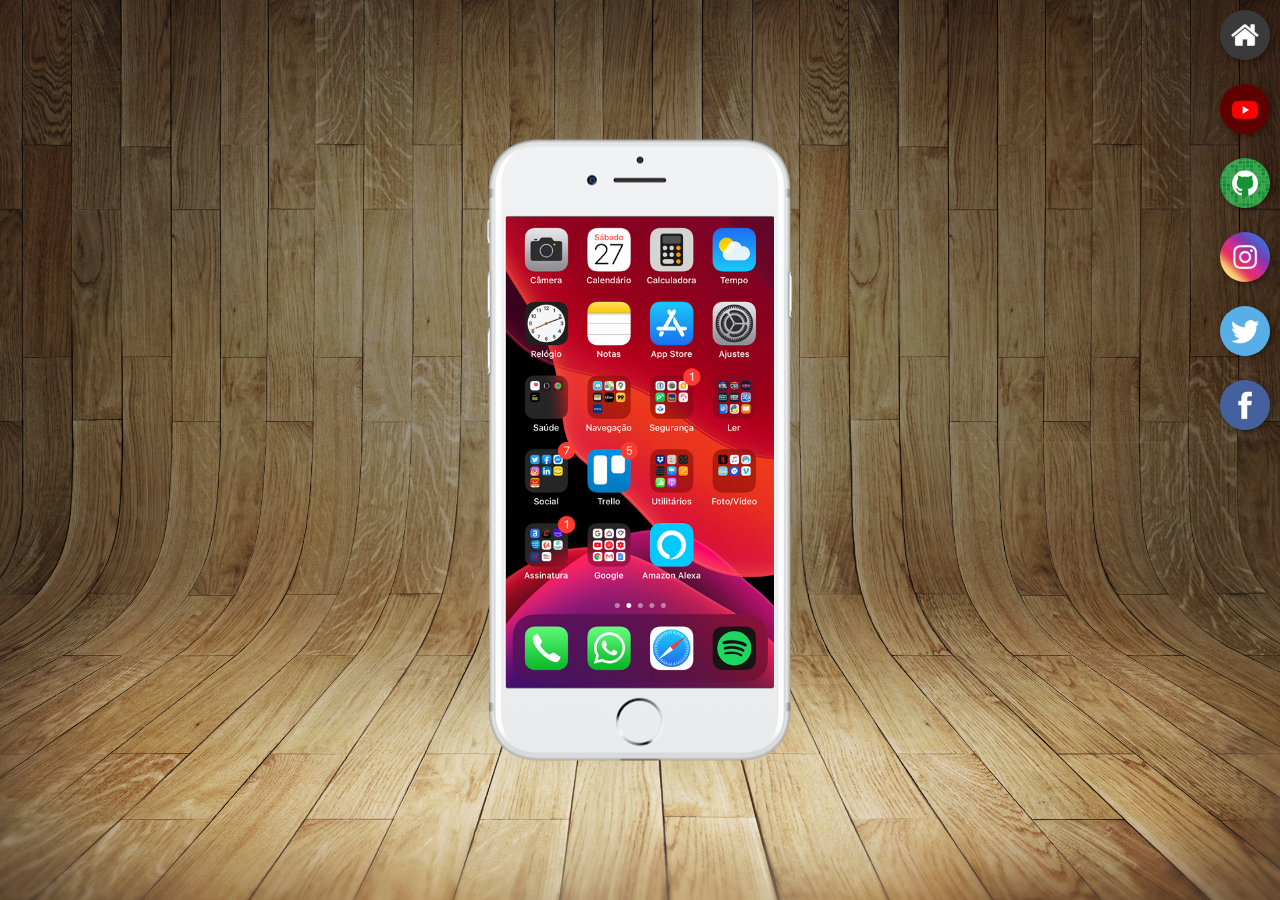
<file: index.html>
<!DOCTYPE html>
<html lang="pt-br">
<head>
    <meta charset="UTF-8">
    <meta name="viewport" content="width=device-width, initial-scale=1.0">
    <link rel="stylesheet" href="style/style.css">
    <link rel="shortcut icon" href="images/favicon.ico" type="image/x-icon">
    <title>Redes Sociais</title>
</head>
<body>
    <main>
        <section id="telefone">
            <iframe src="pages/home.html" id="tela" name="tela" frameborder="0"></iframe>
        </section>

        <section id="logos">
            <a href="pages/home.html" target="tela">
                <img id="home" src="images/logo-home.jpg" alt="">
            </a><br>
            <a href="pages/youtube.html" target="tela">
                <img id="youtube" src="images/logo-youtube.jpg" alt="">
            </a><br>
            
            <a href="pages/github.html" target="tela">
                <img id="Github" src="images/logo-github.jpg" alt="">
            </a><br>

            <a href="pages/instagram.html" target="tela">
                <img id="Instagram" src="images/logo-instagram.jpg" alt="">
            </a><br>

            <a href="pages/twitter.html" target="tela">
                <img id="Twitter" src="images/logo-twitter.jpg" alt="">
            </a><br>

            <a href="pages/facebook.html" target="tela">
                <img id="" src="images/logo-facebook.jpg" alt="">
            </a>

        </section>
    </main>
</body>
</html>
</file>
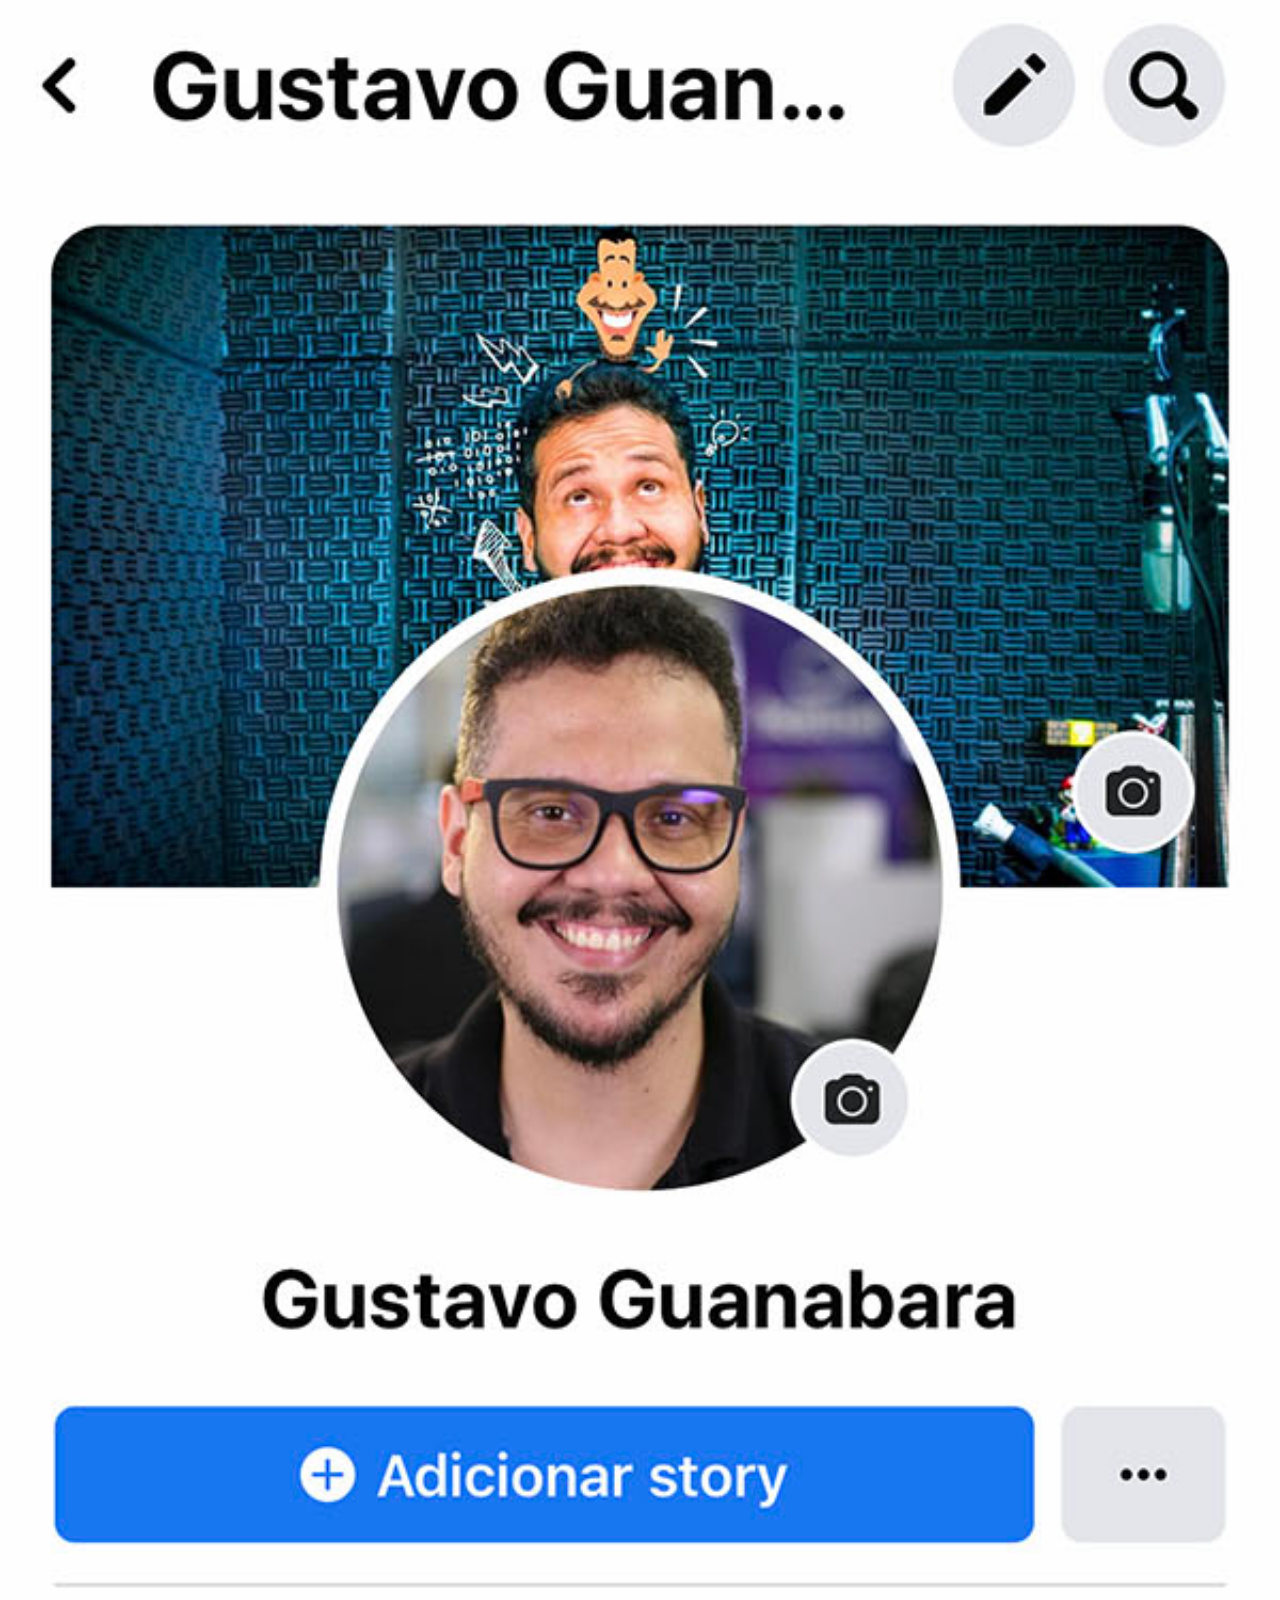
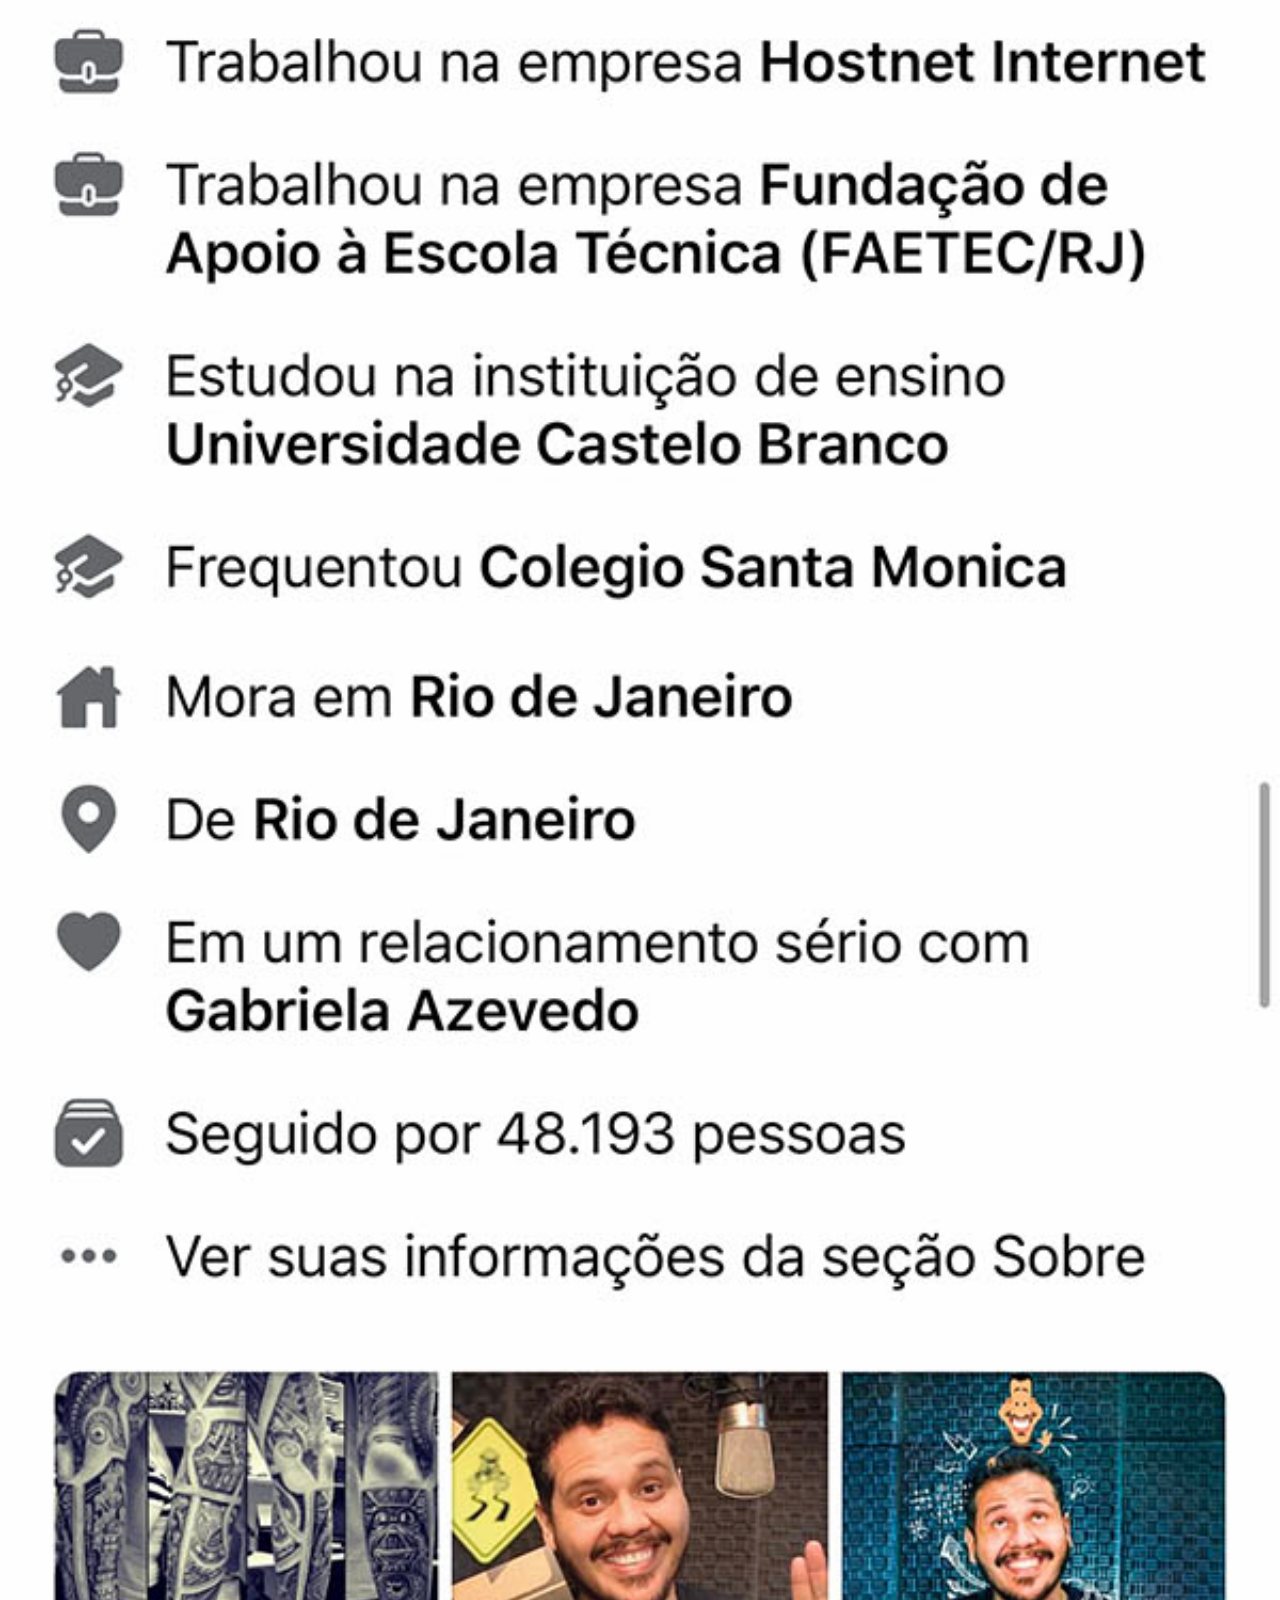
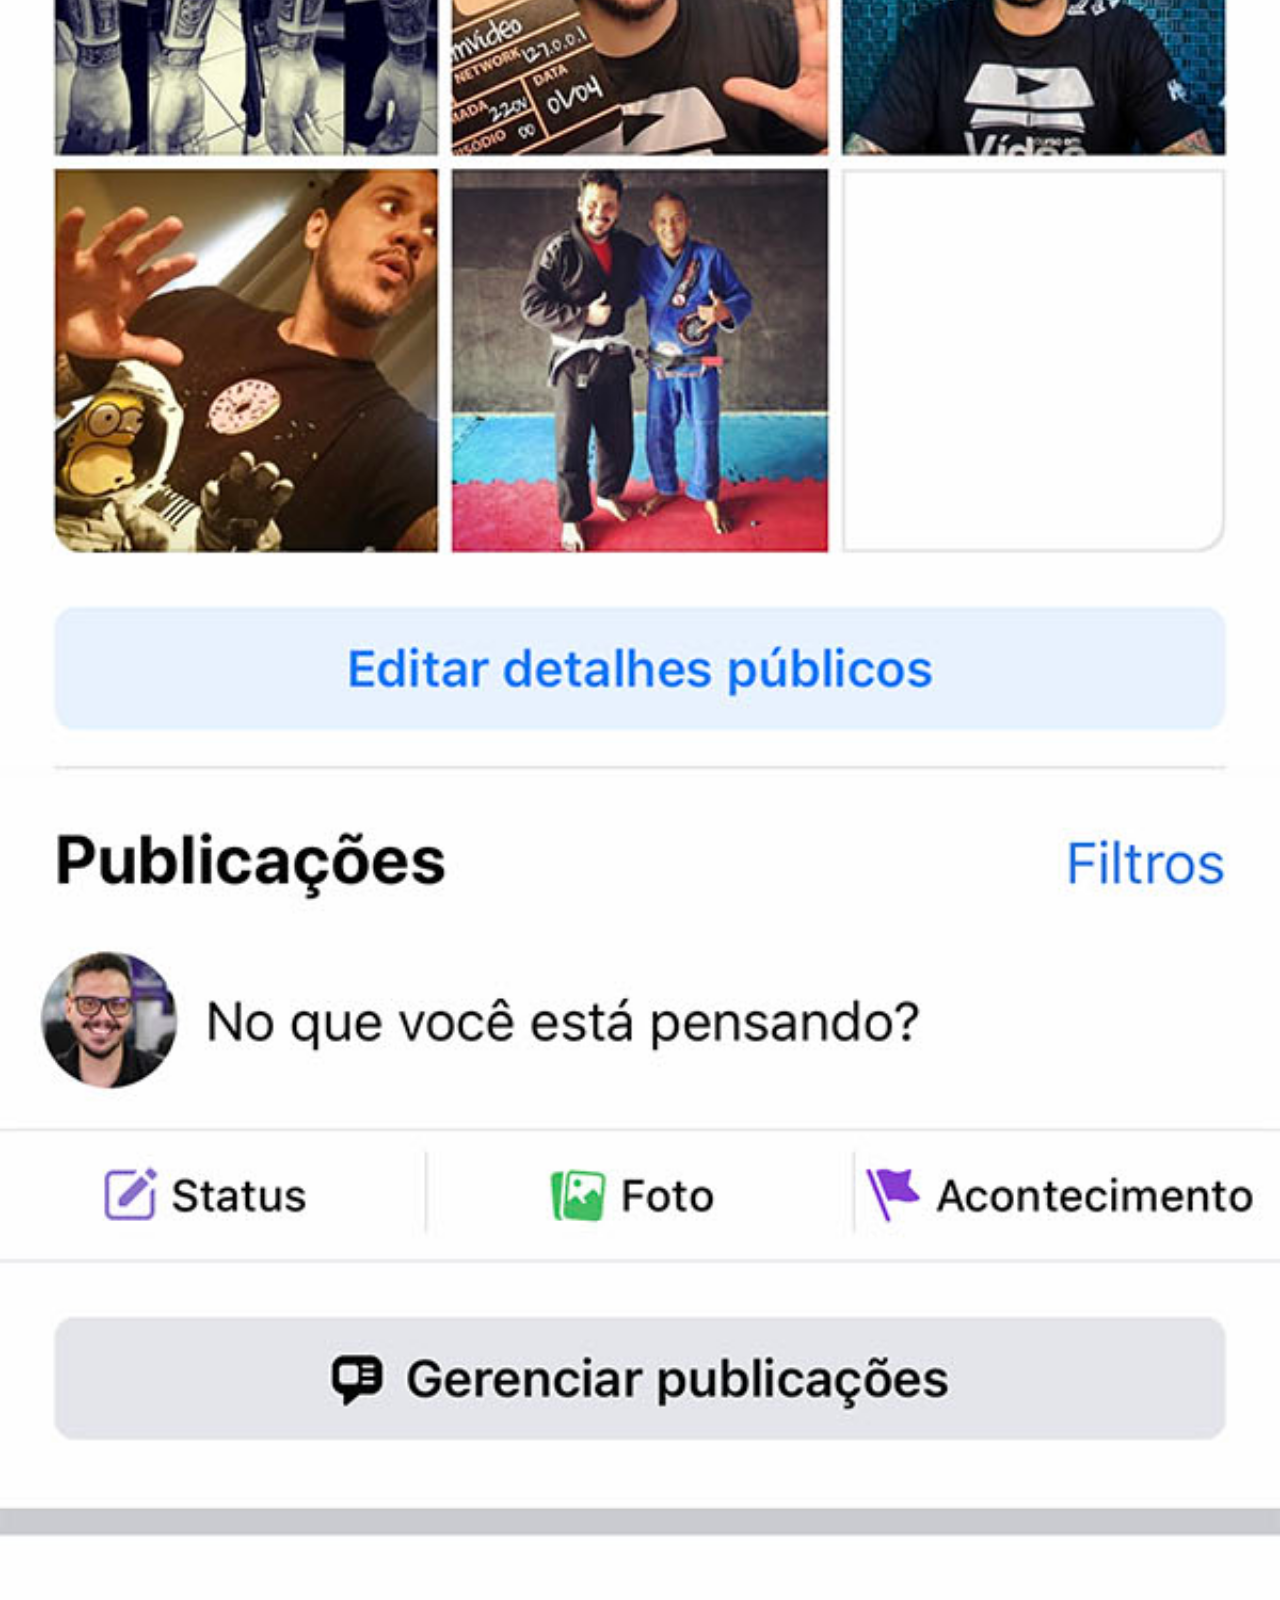
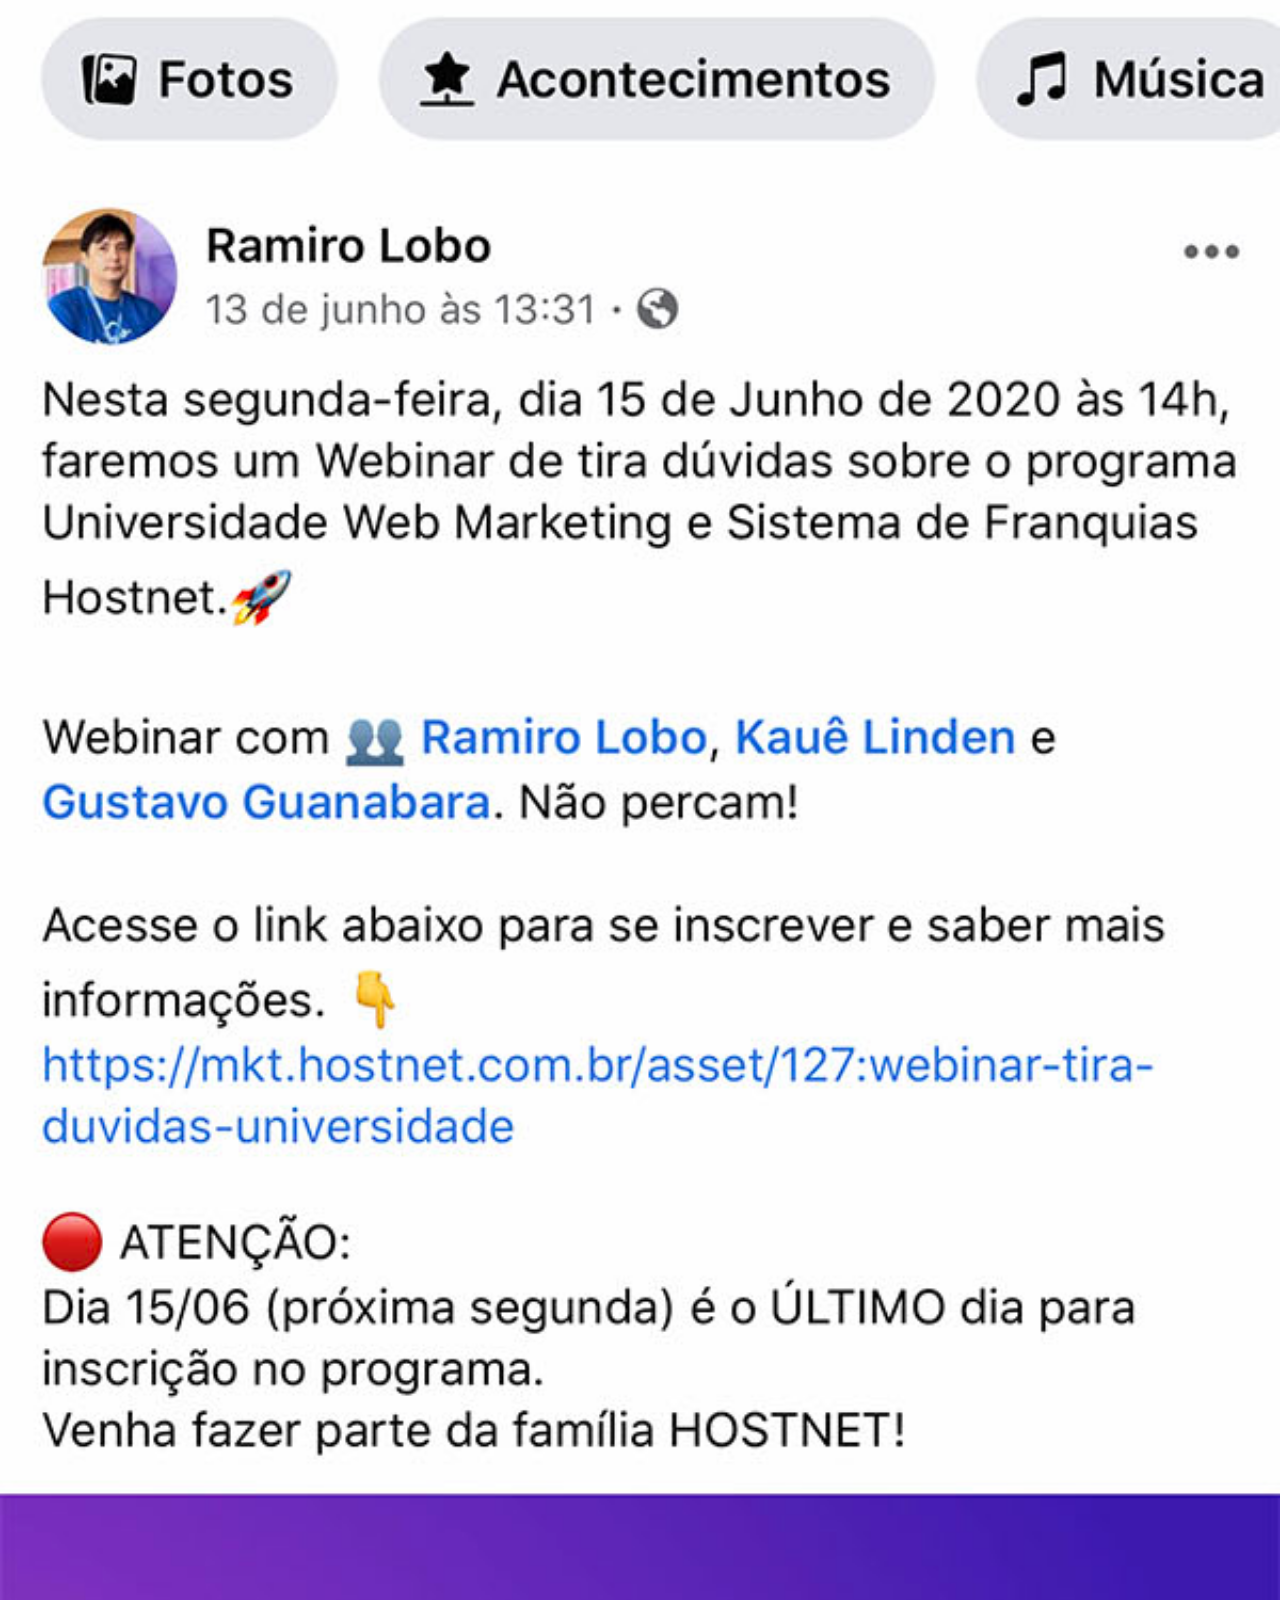
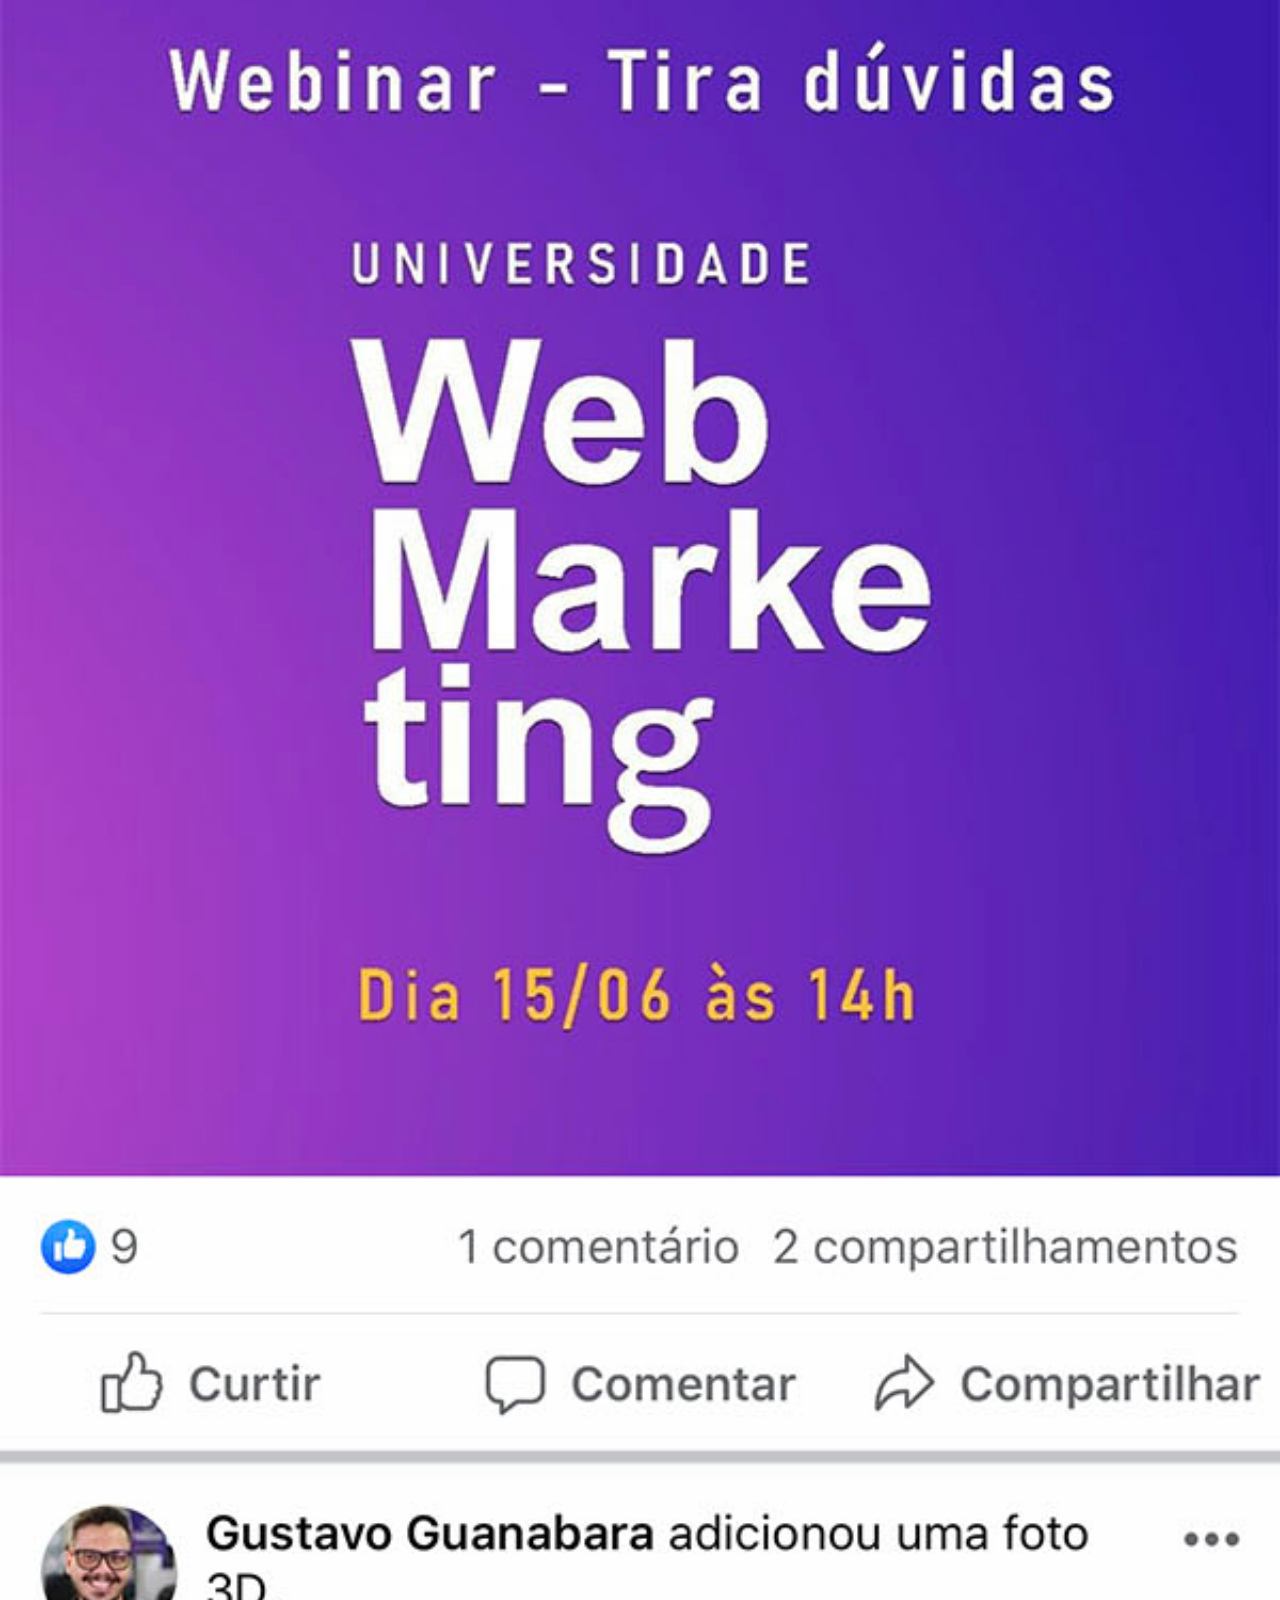
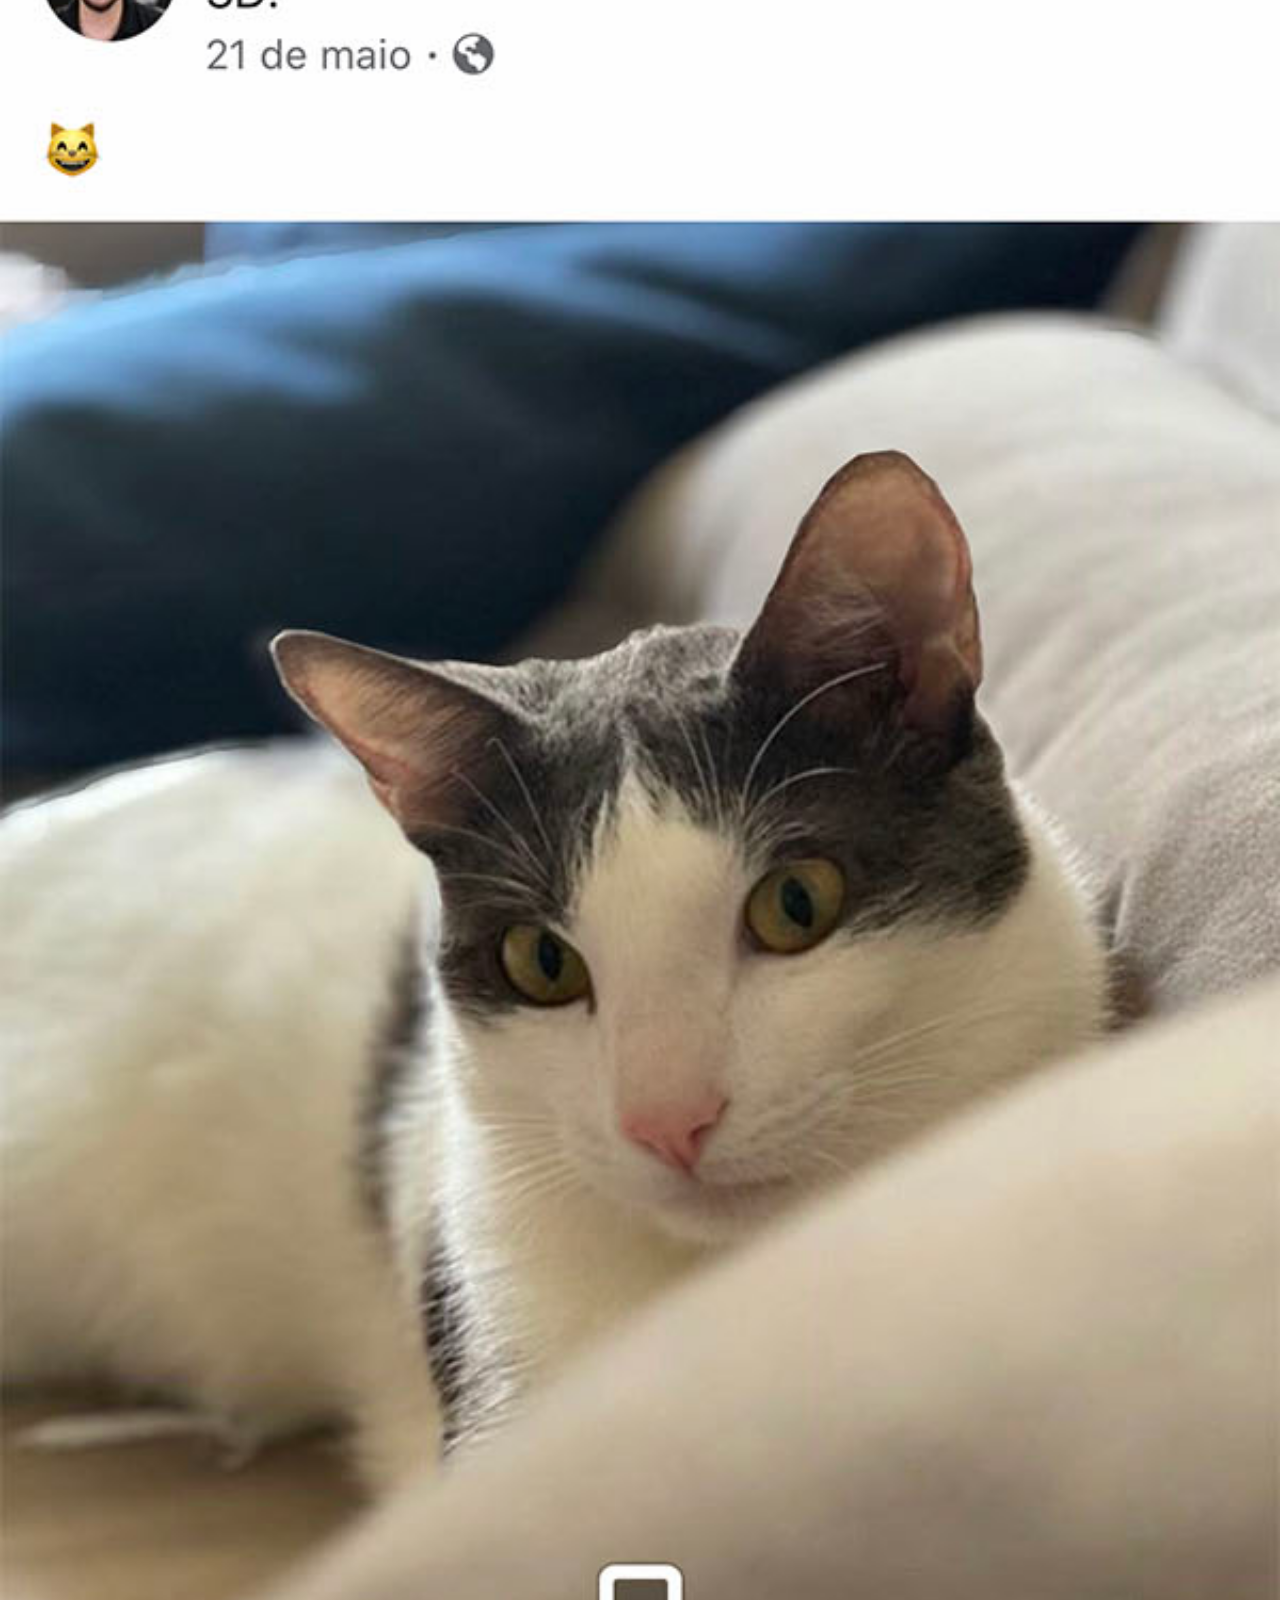
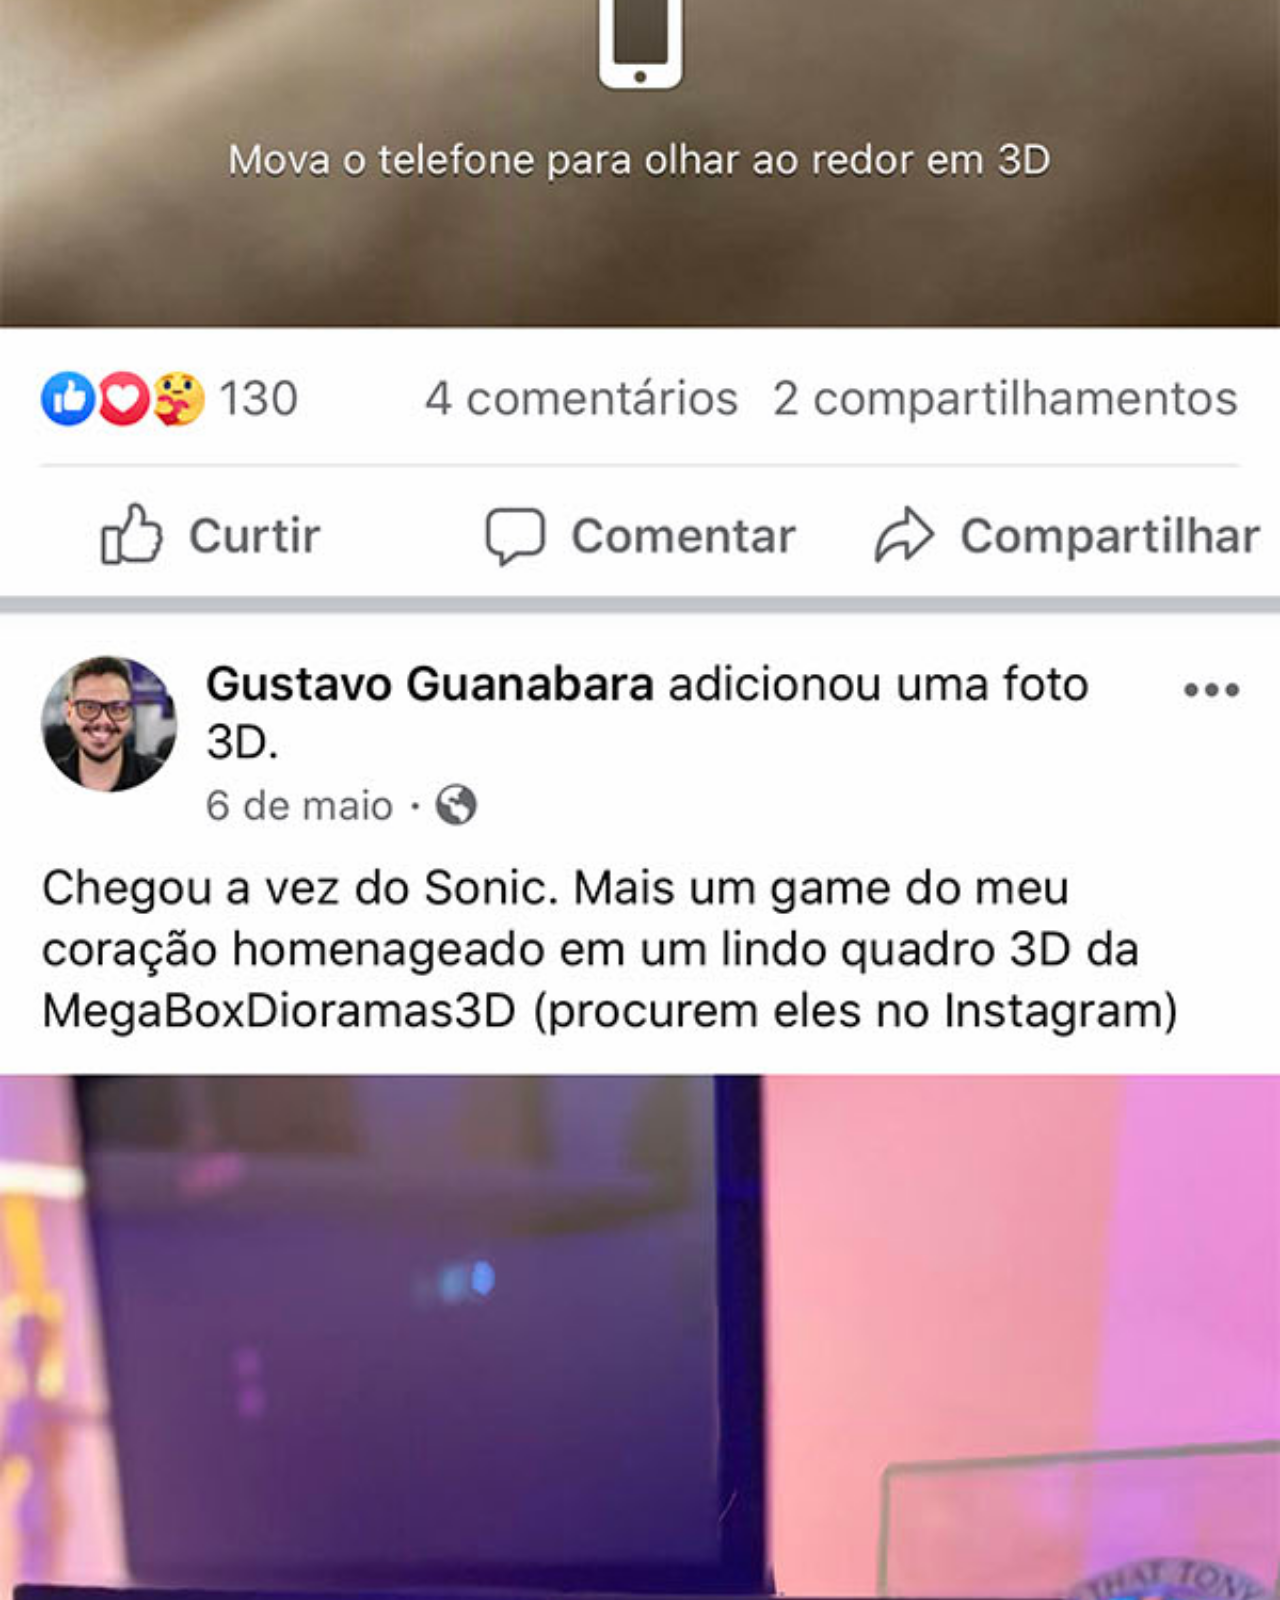
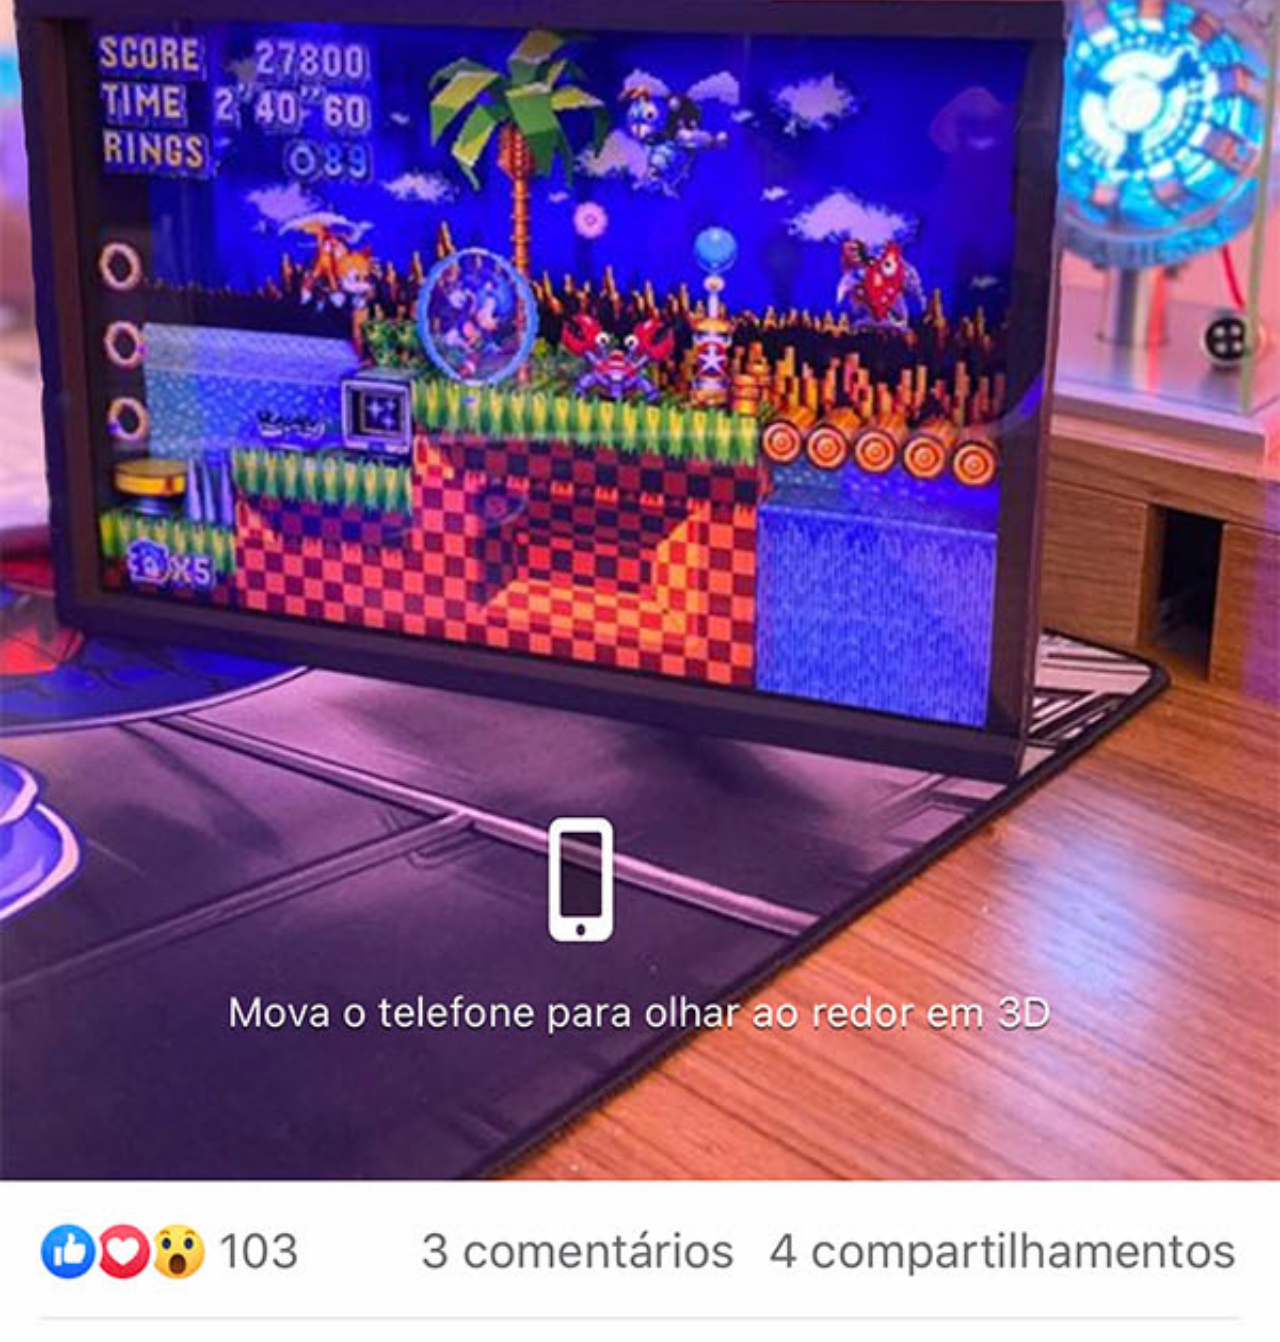
<file: pages/facebook.html>
<!DOCTYPE html>
<html lang="pt-br">
<head>
    <meta charset="UTF-8">
    <meta name="viewport" content="width=device-width, initial-scale=1.0">
    <link rel="stylesheet" href="style/social.css">
    <title>Facebook</title>
</head>
<body>
    <img src="../images/tela-facebook.jpg" alt="">
</body>
</html>
</file>
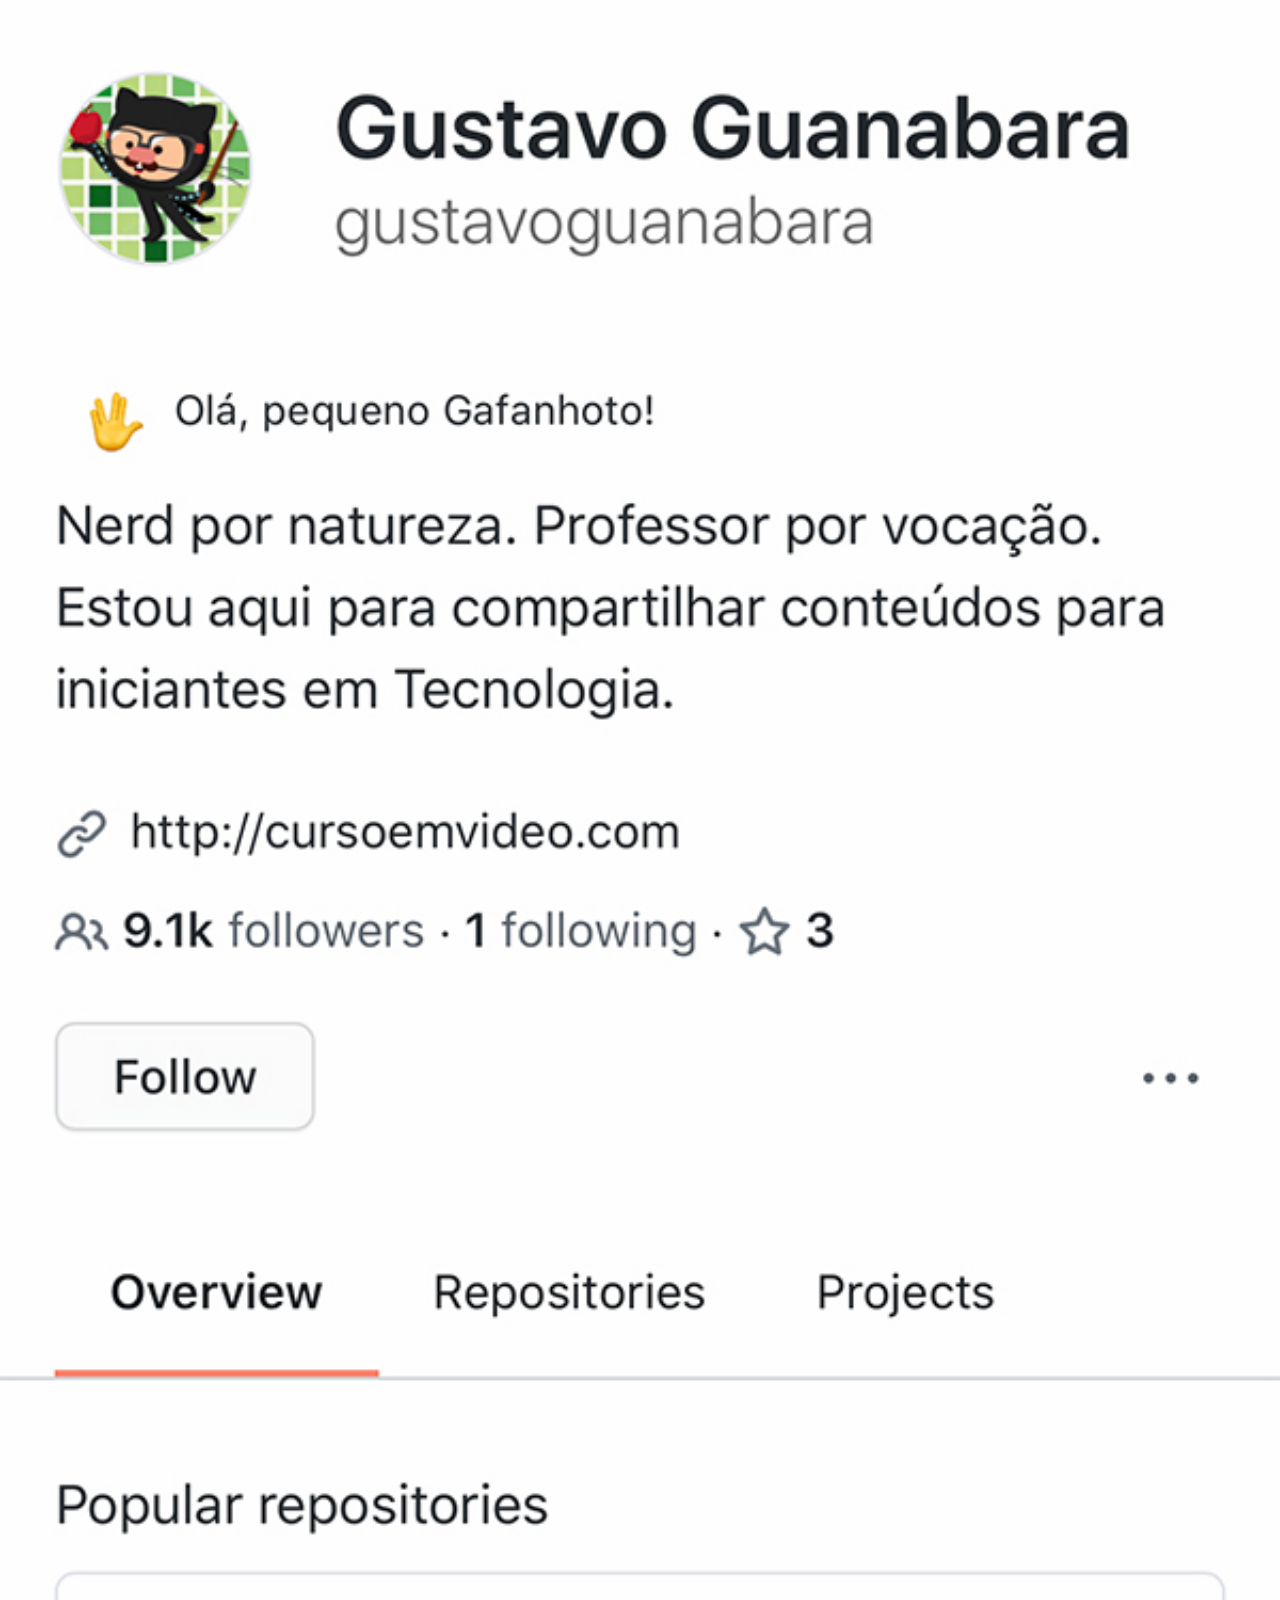
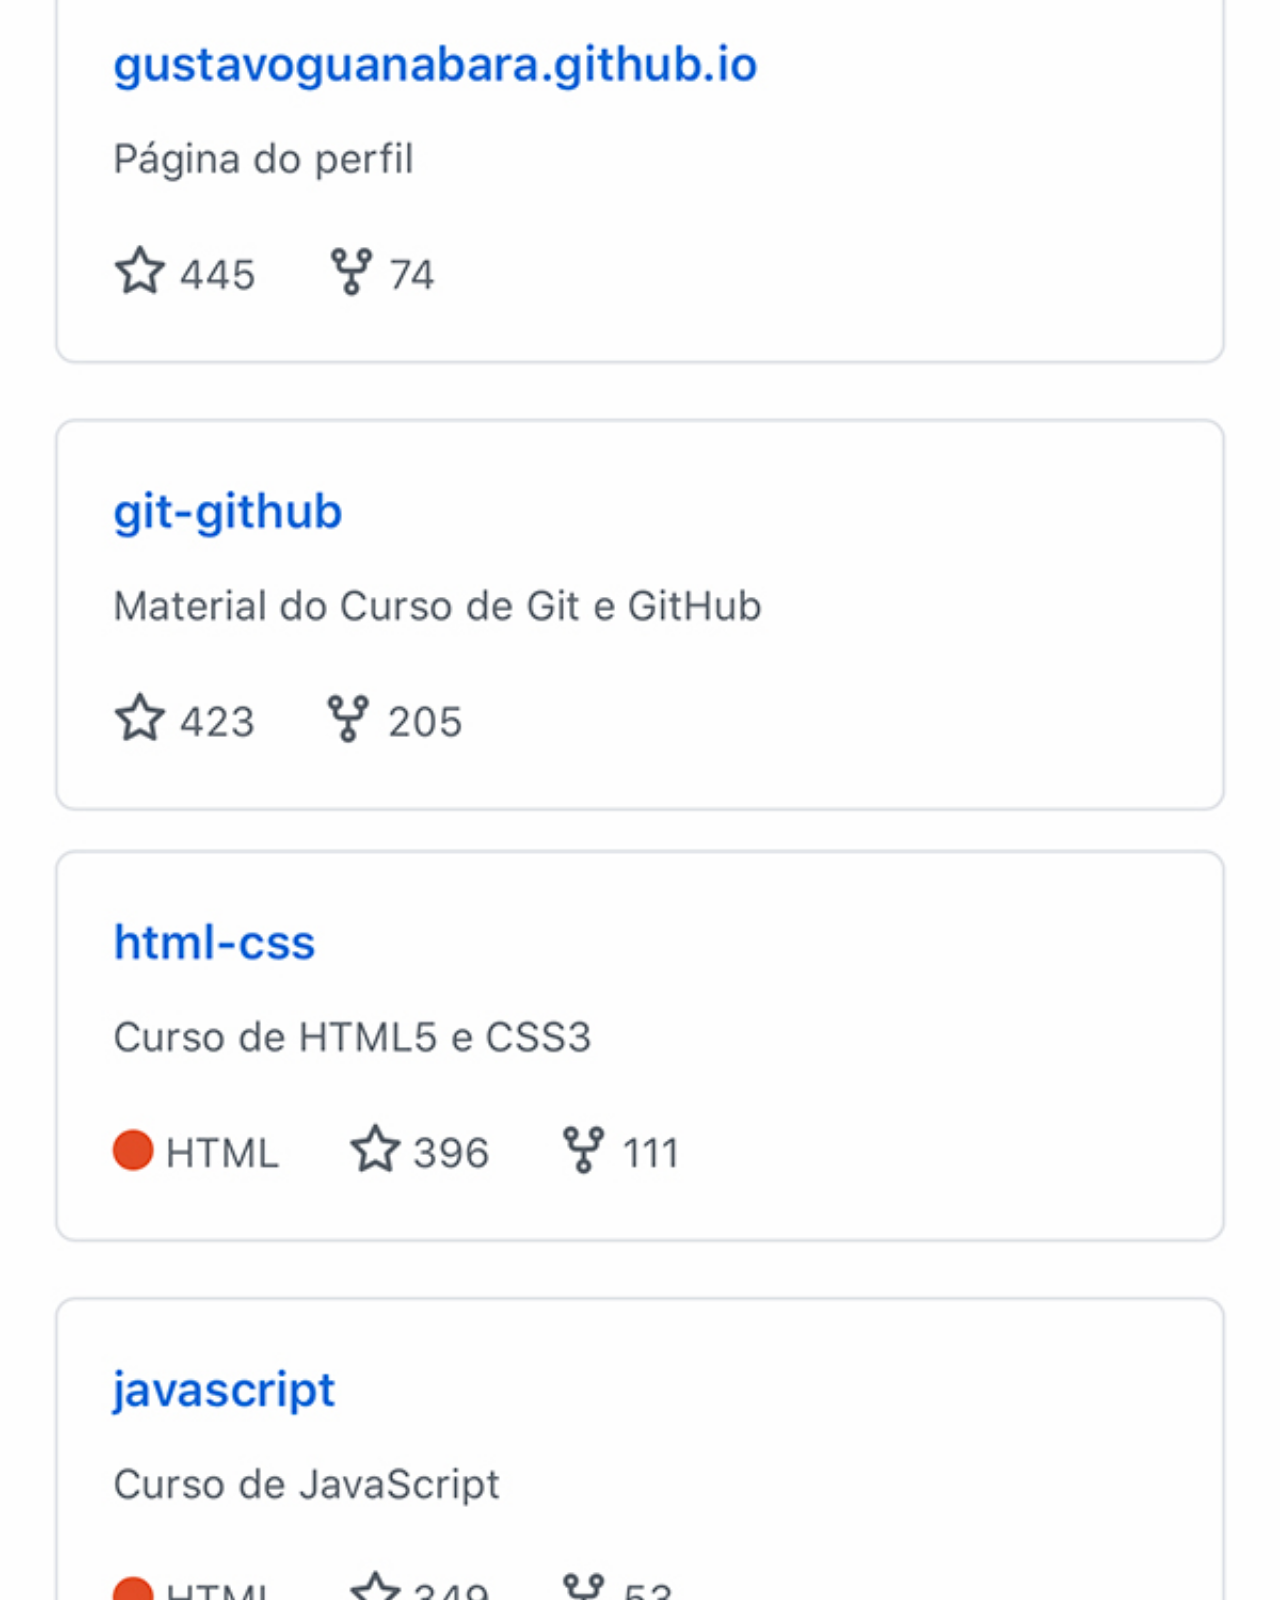
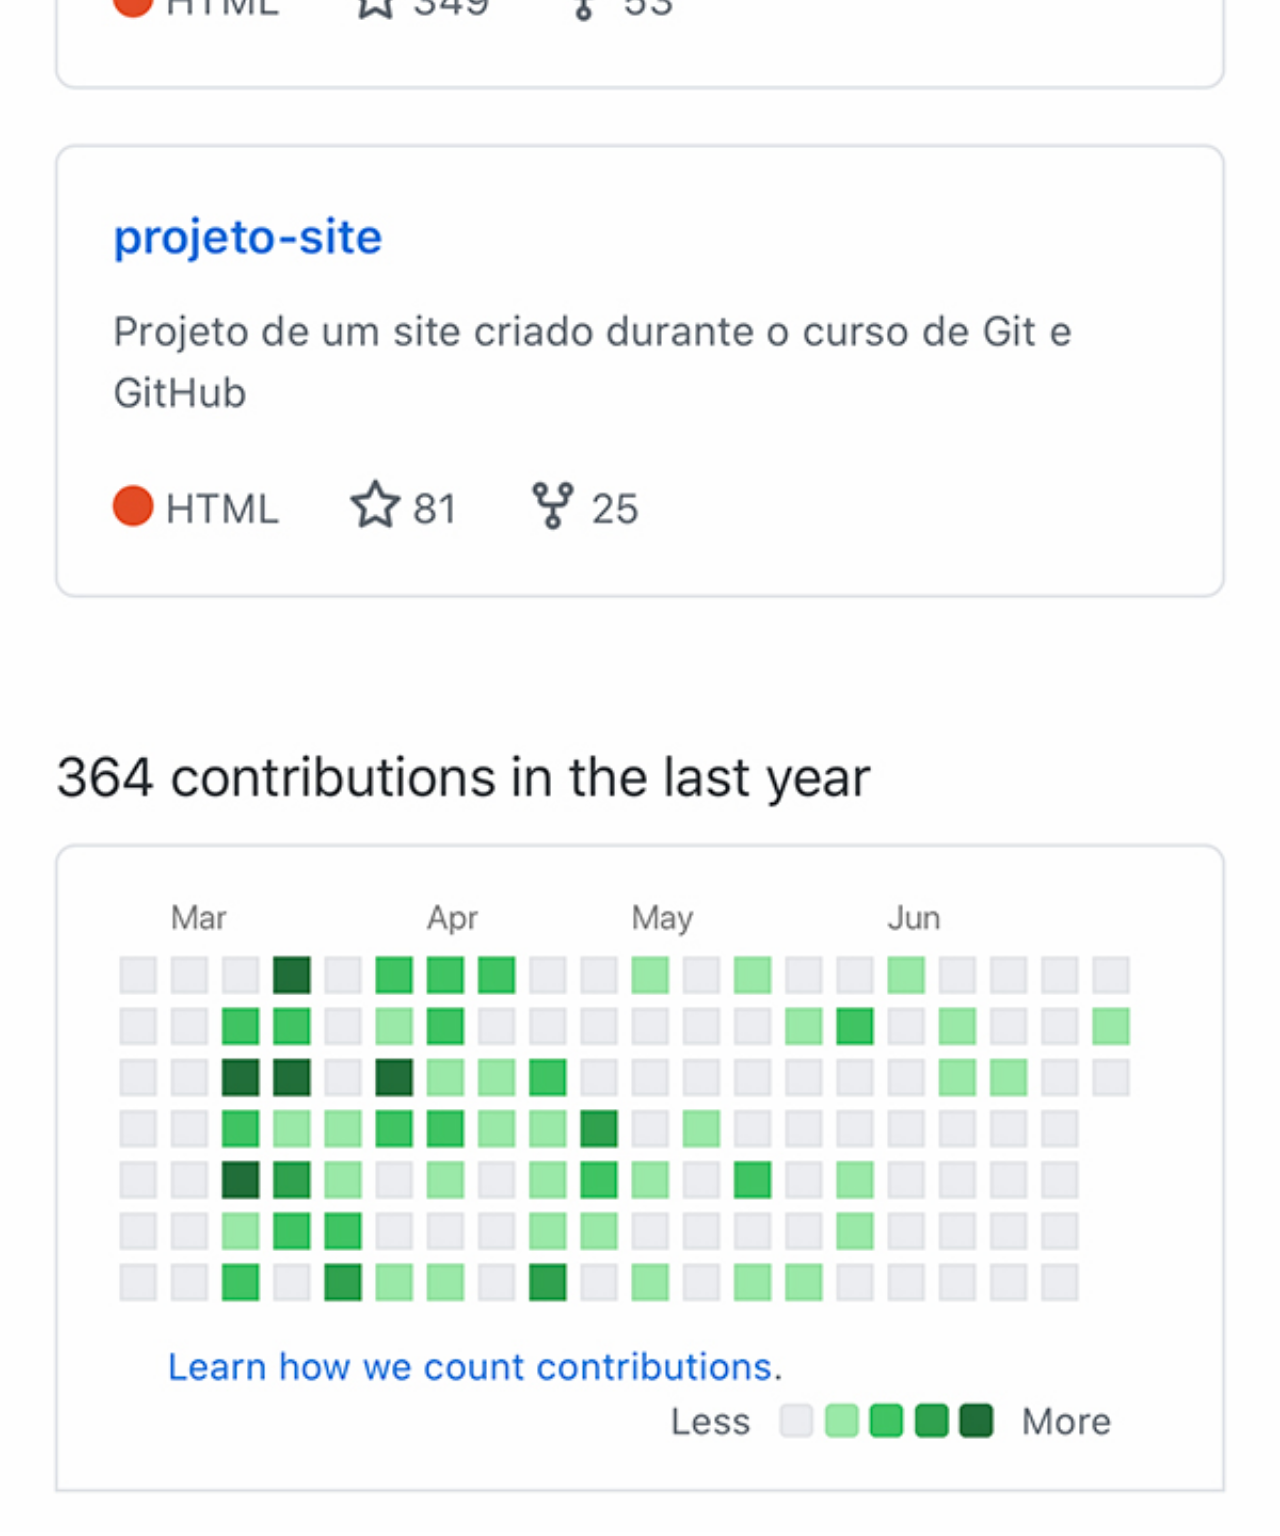
<file: pages/github.html>
<!DOCTYPE html>
<html lang="en">
<head>
    <meta charset="UTF-8">
    <meta name="viewport" content="width=device-width, initial-scale=1.0">
    <title>Github</title>
    <link rel="stylesheet" href="style/social.css">
</head>
<body>
    <img src="../images/tela-github.jpg" alt="">
</body>
</html>
</file>
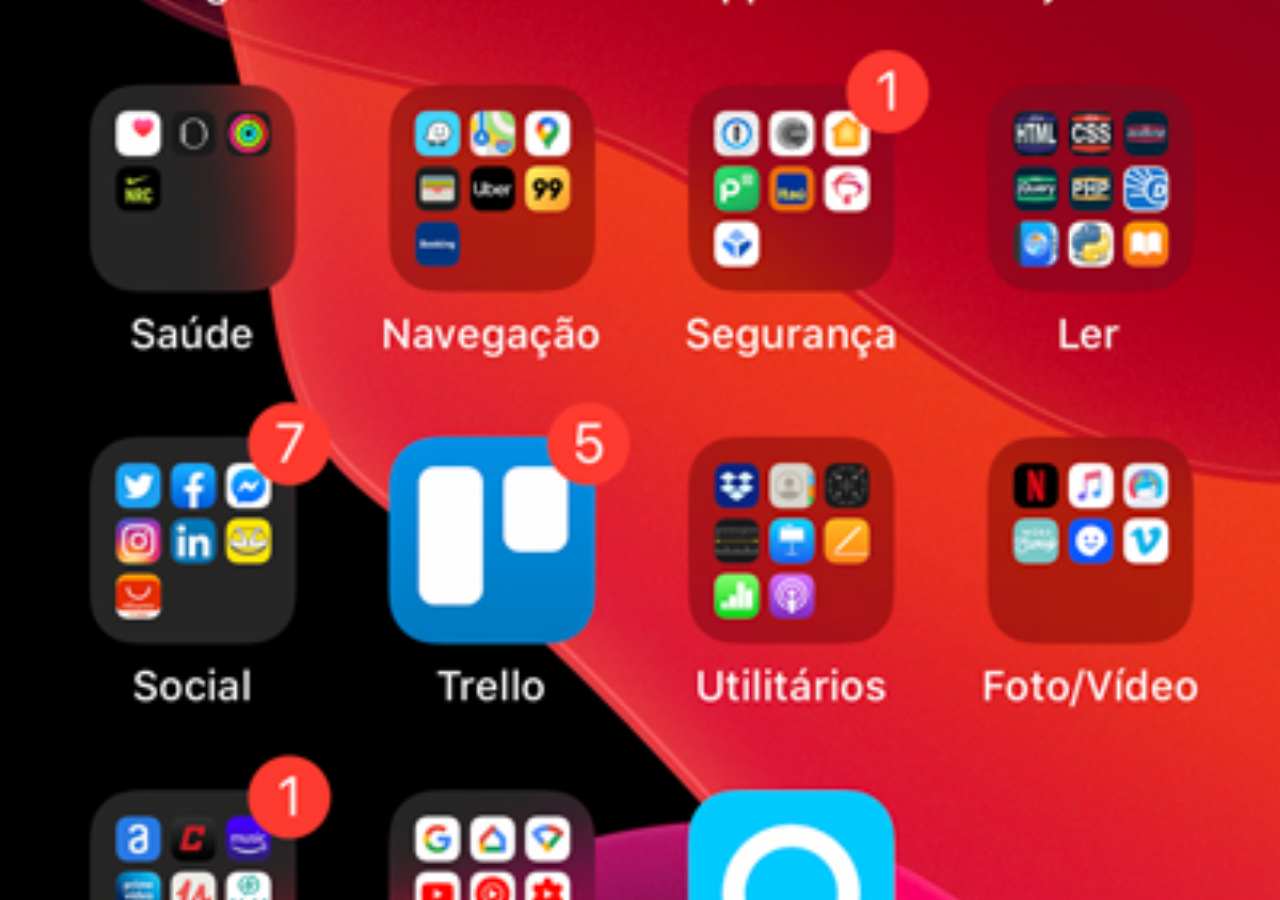
<file: pages/home.html>
<!DOCTYPE html>
<html lang="pt-br">
<head>
    <meta charset="UTF-8">
    <meta name="viewport" content="width=device-width, initial-scale=1.0">
    <title>Home</title>
</head>
<style>
    body{
        background: url(../images/tela-home.jpg) no-repeat center center fixed;
        background-size: cover;
    }
</style>
<body>
    
</body>
</html>
</file>
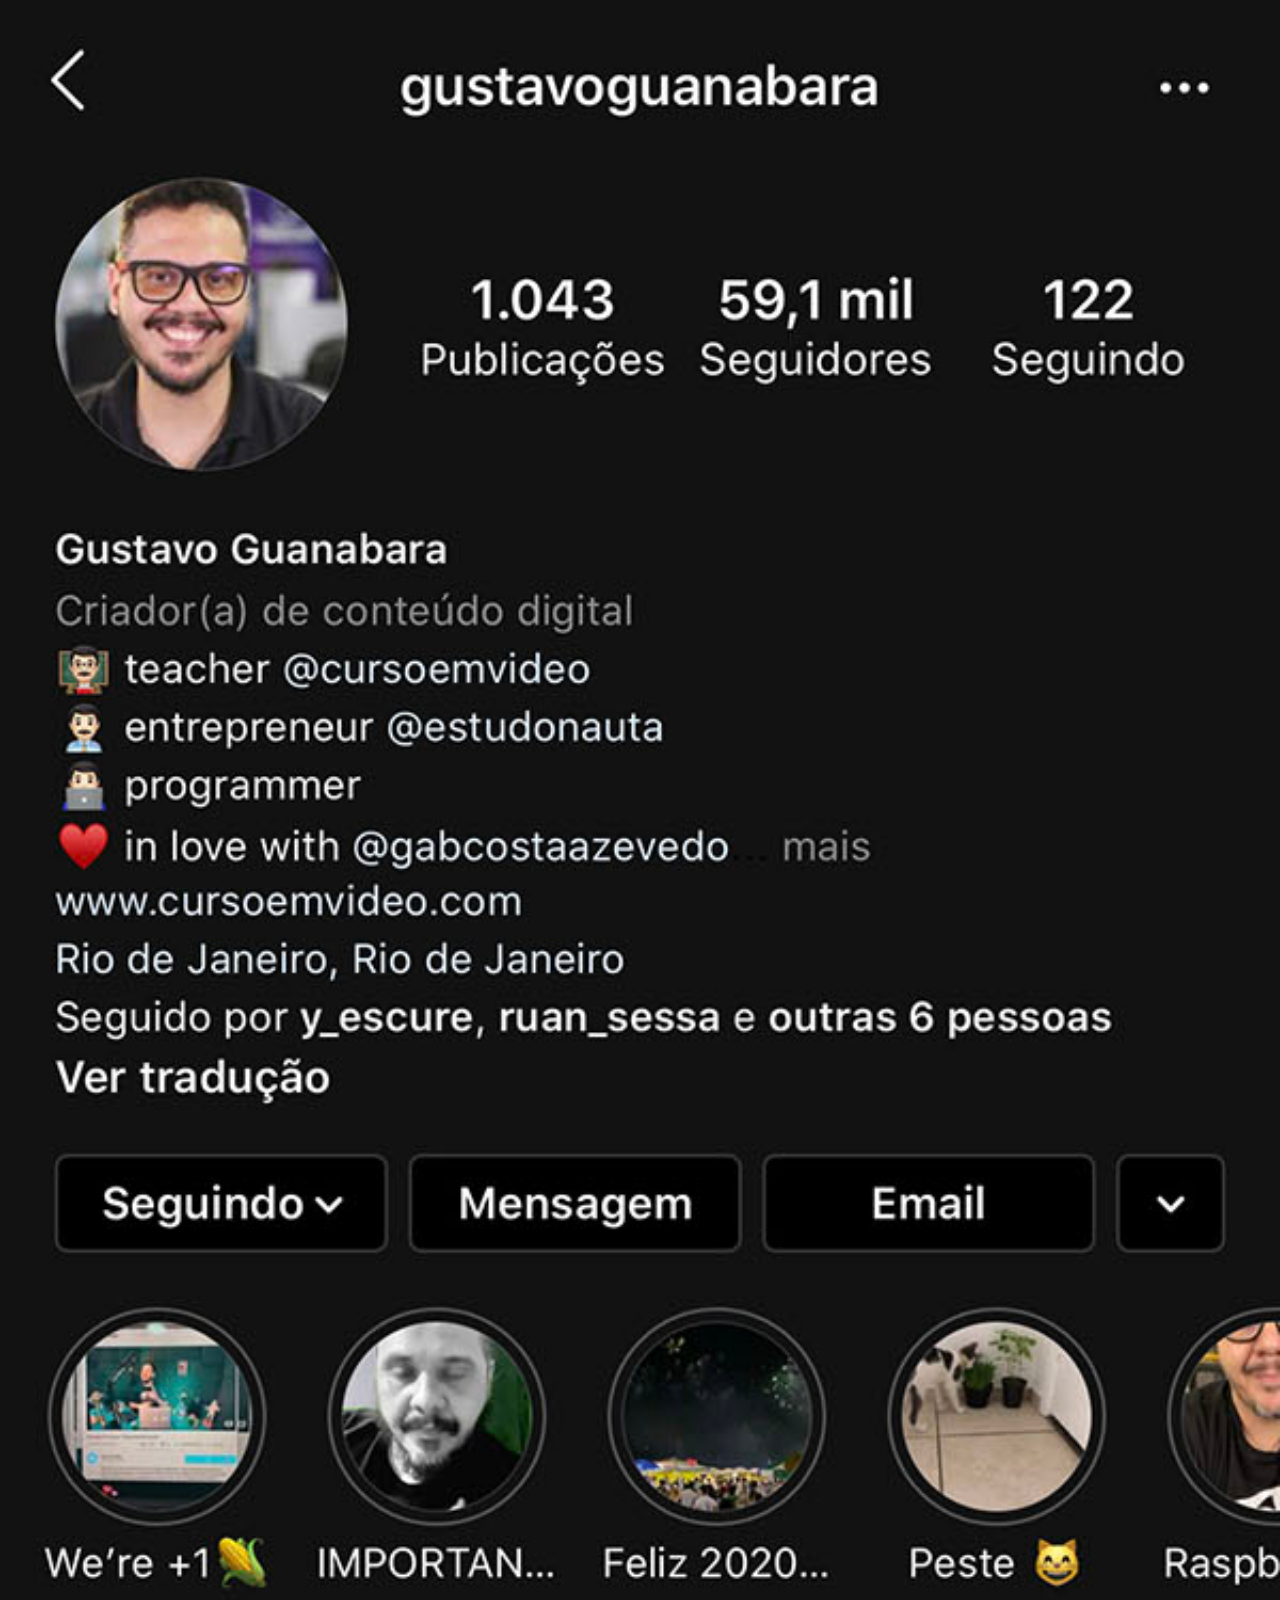
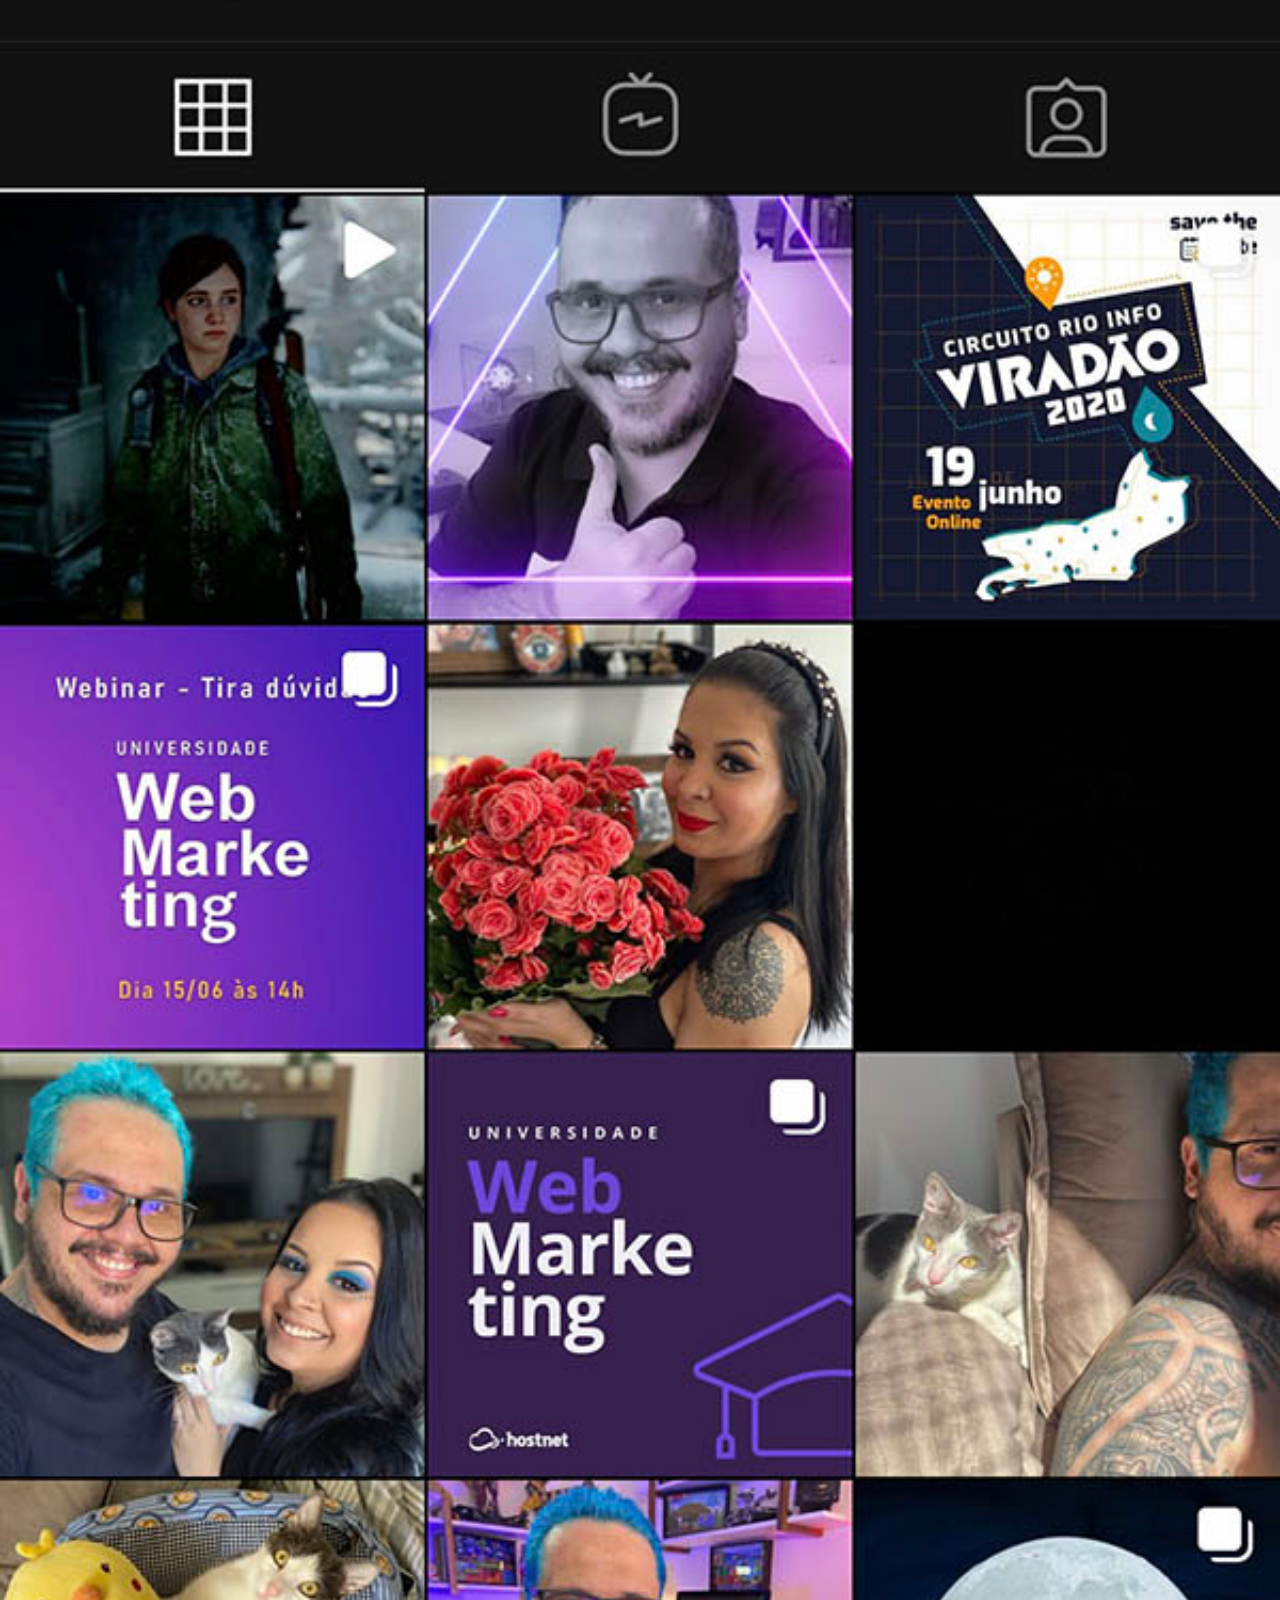
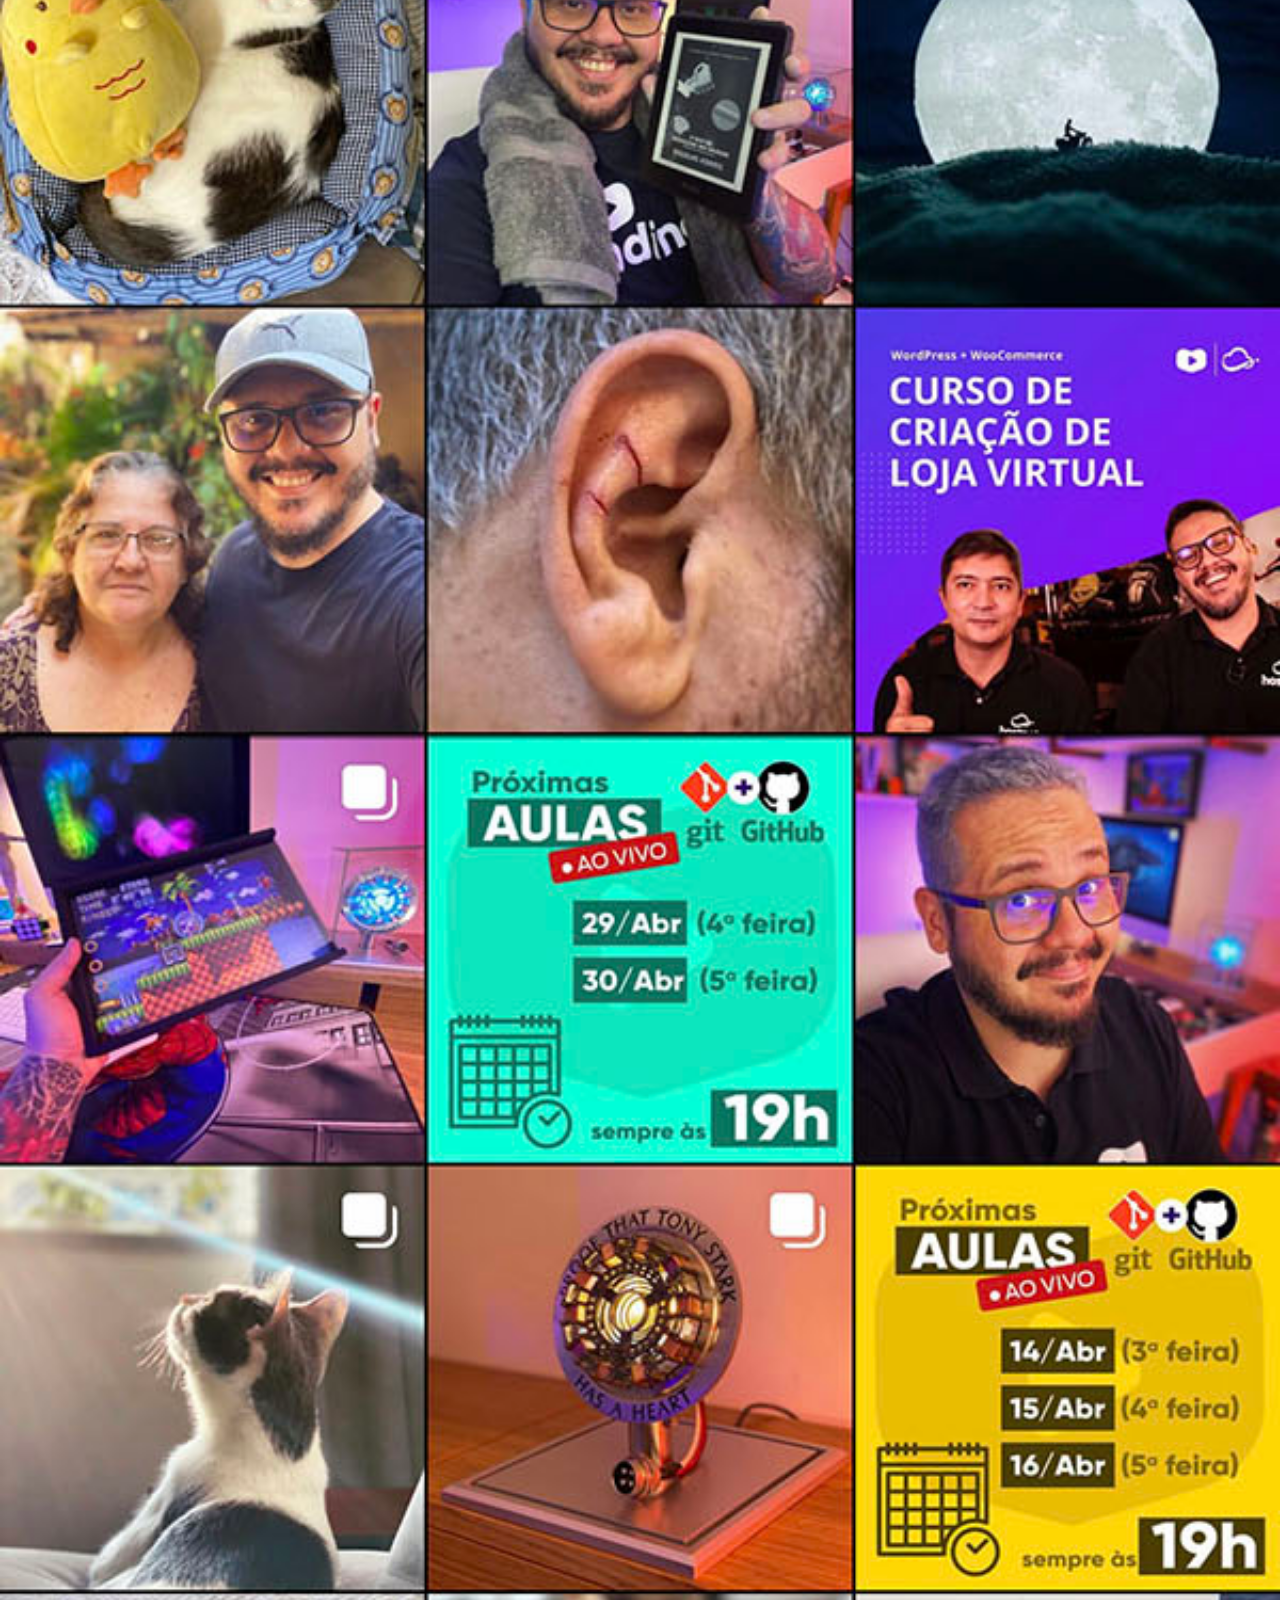
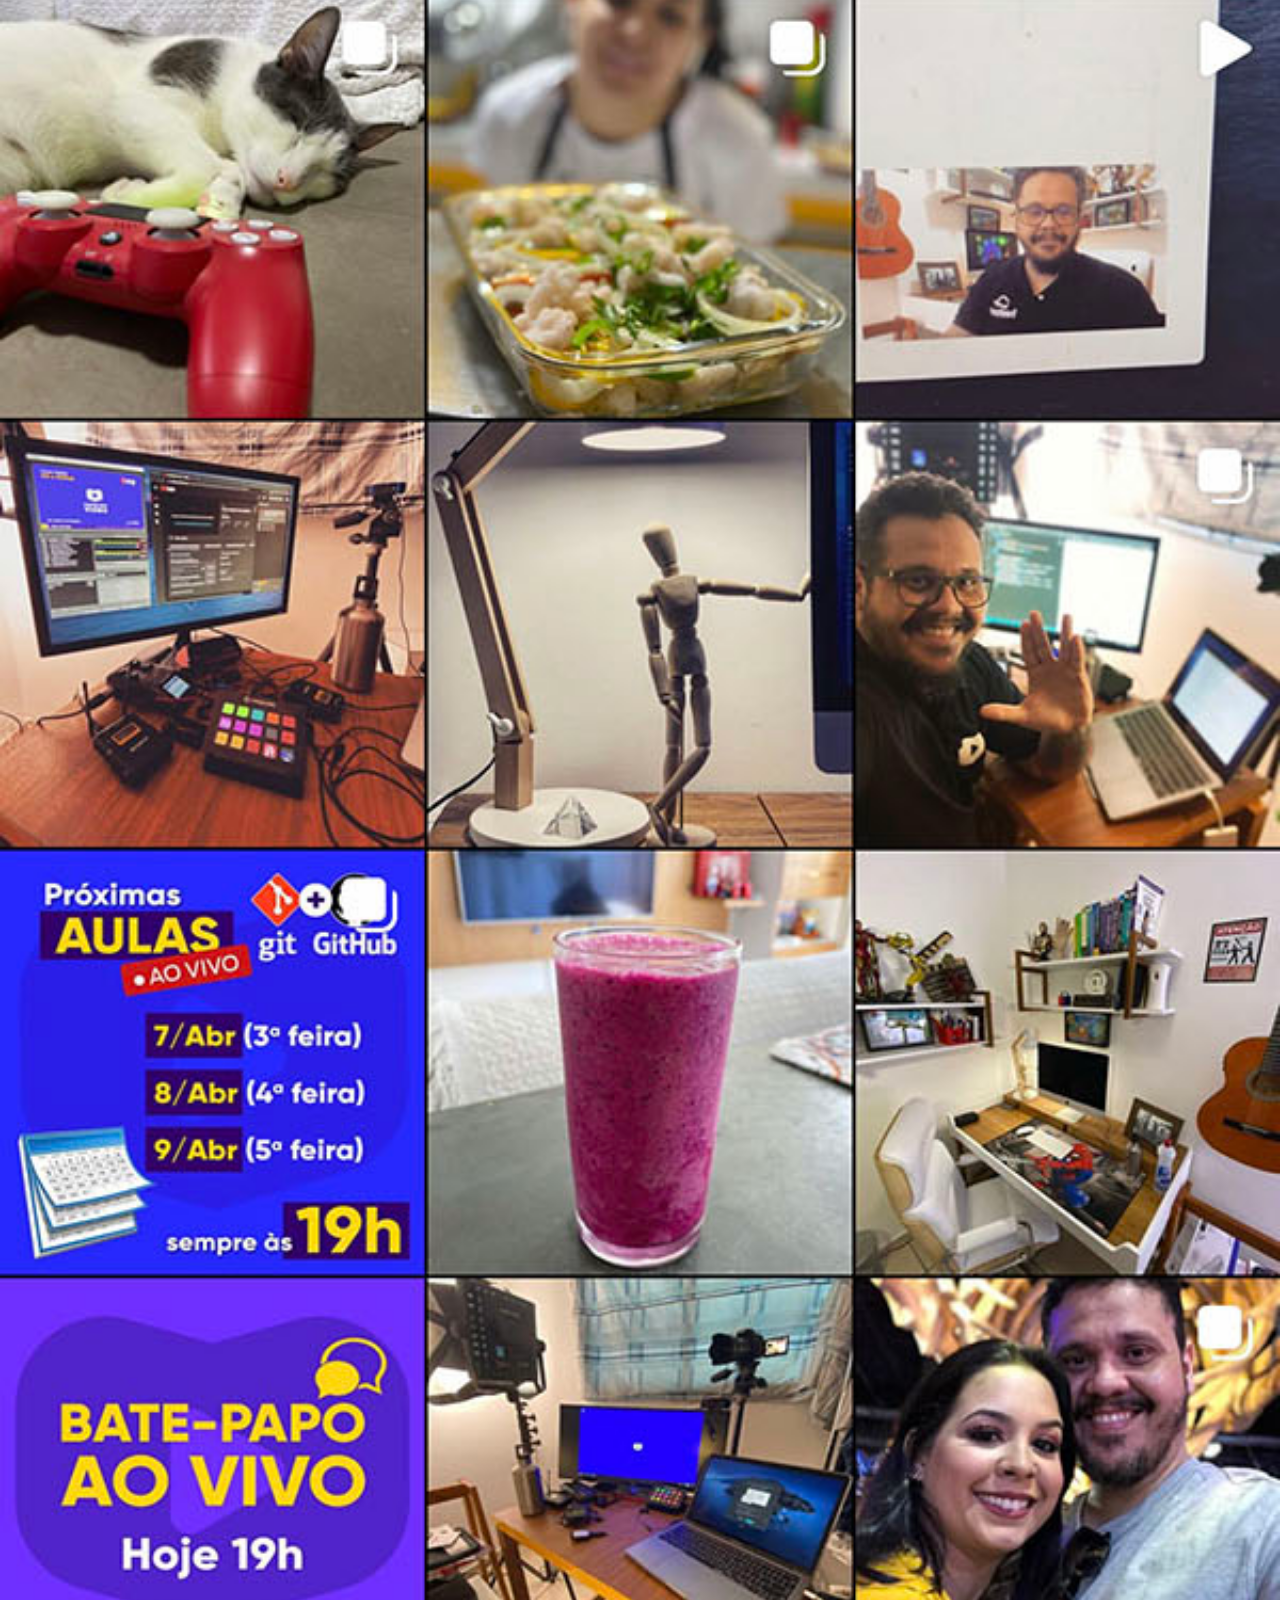
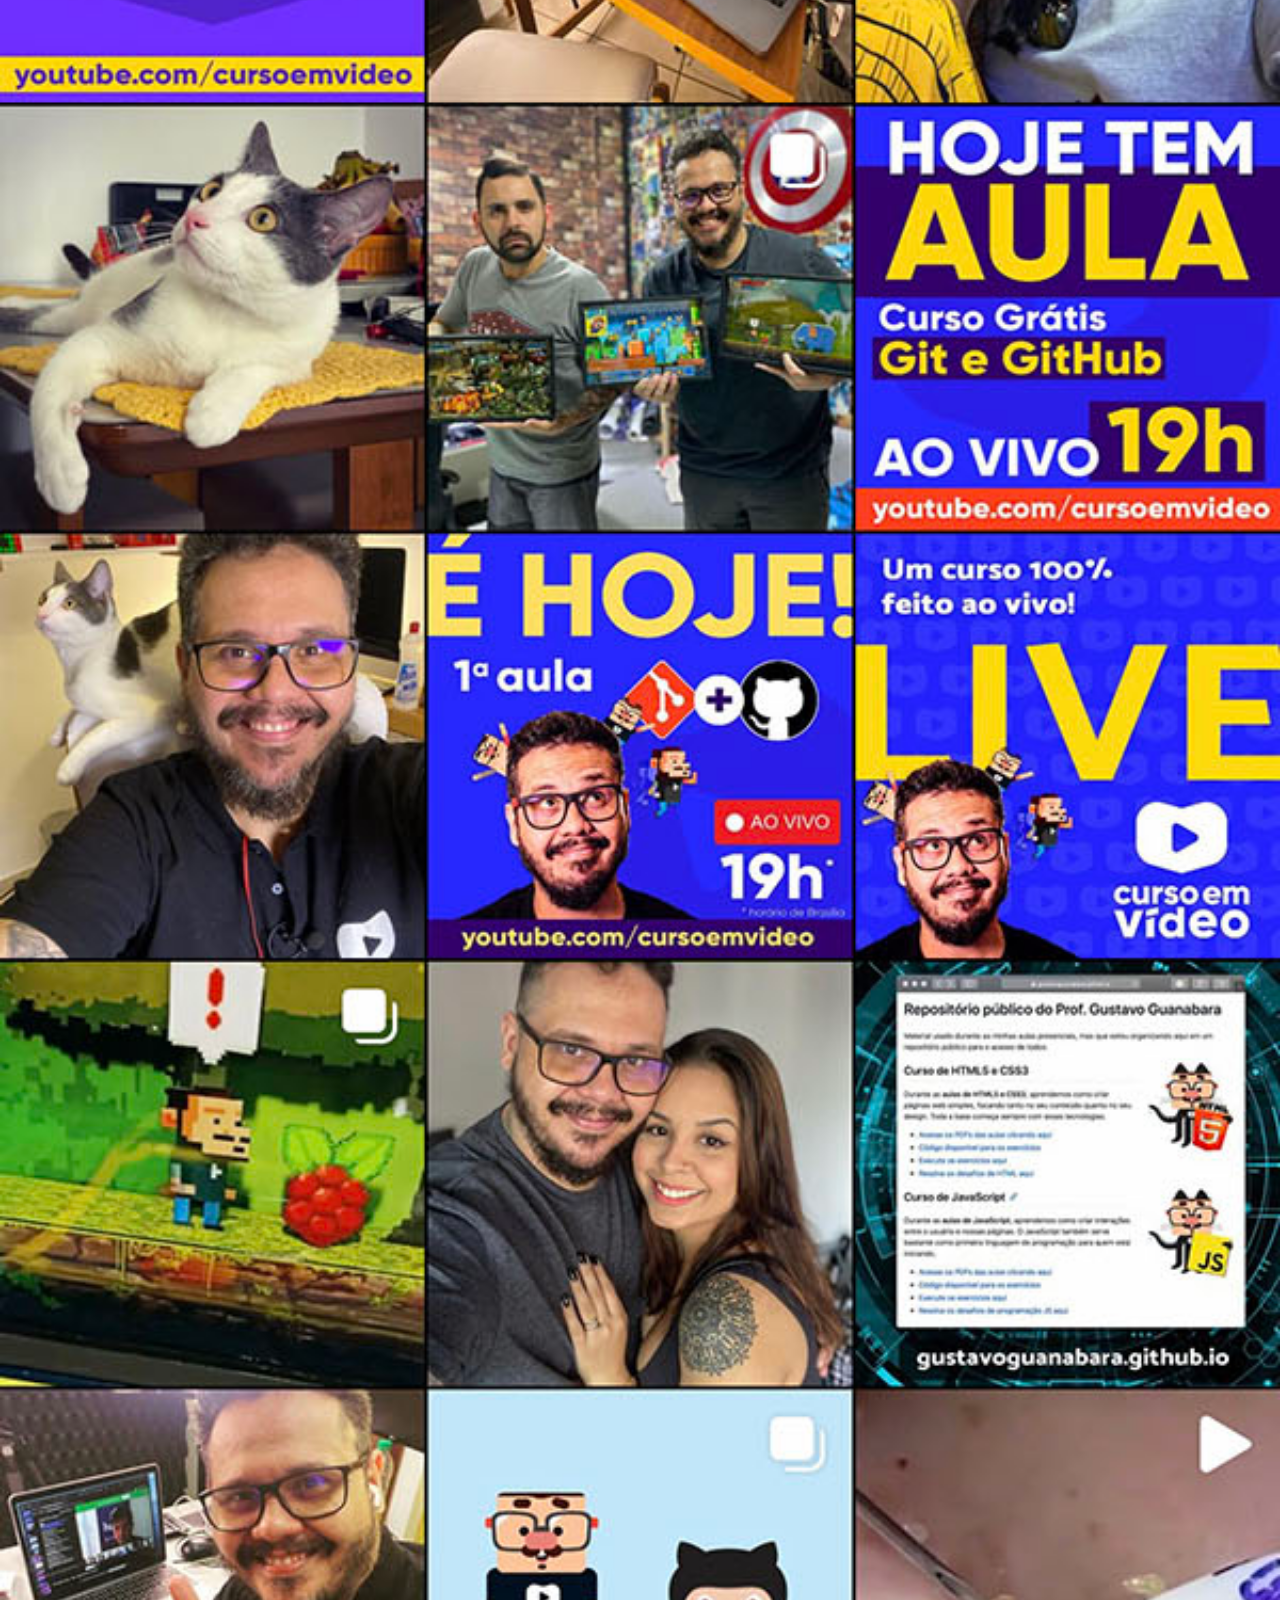
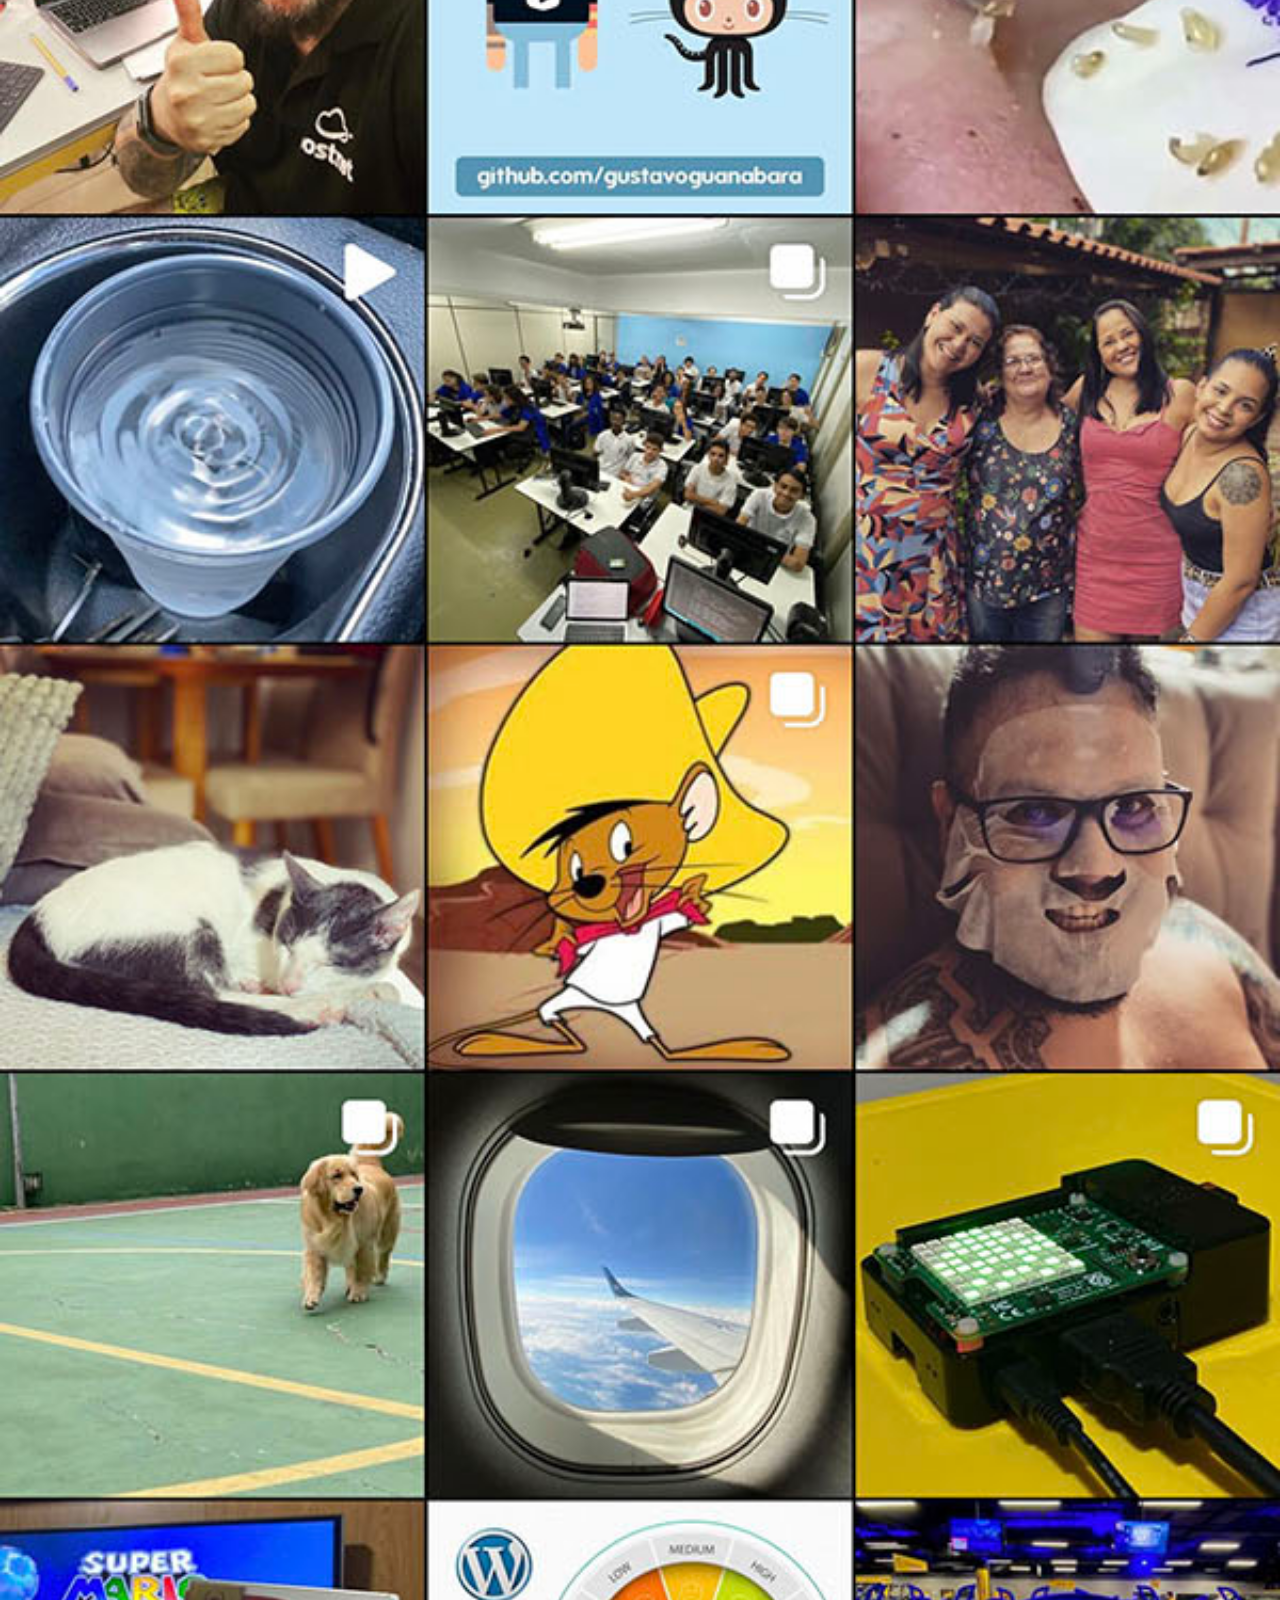
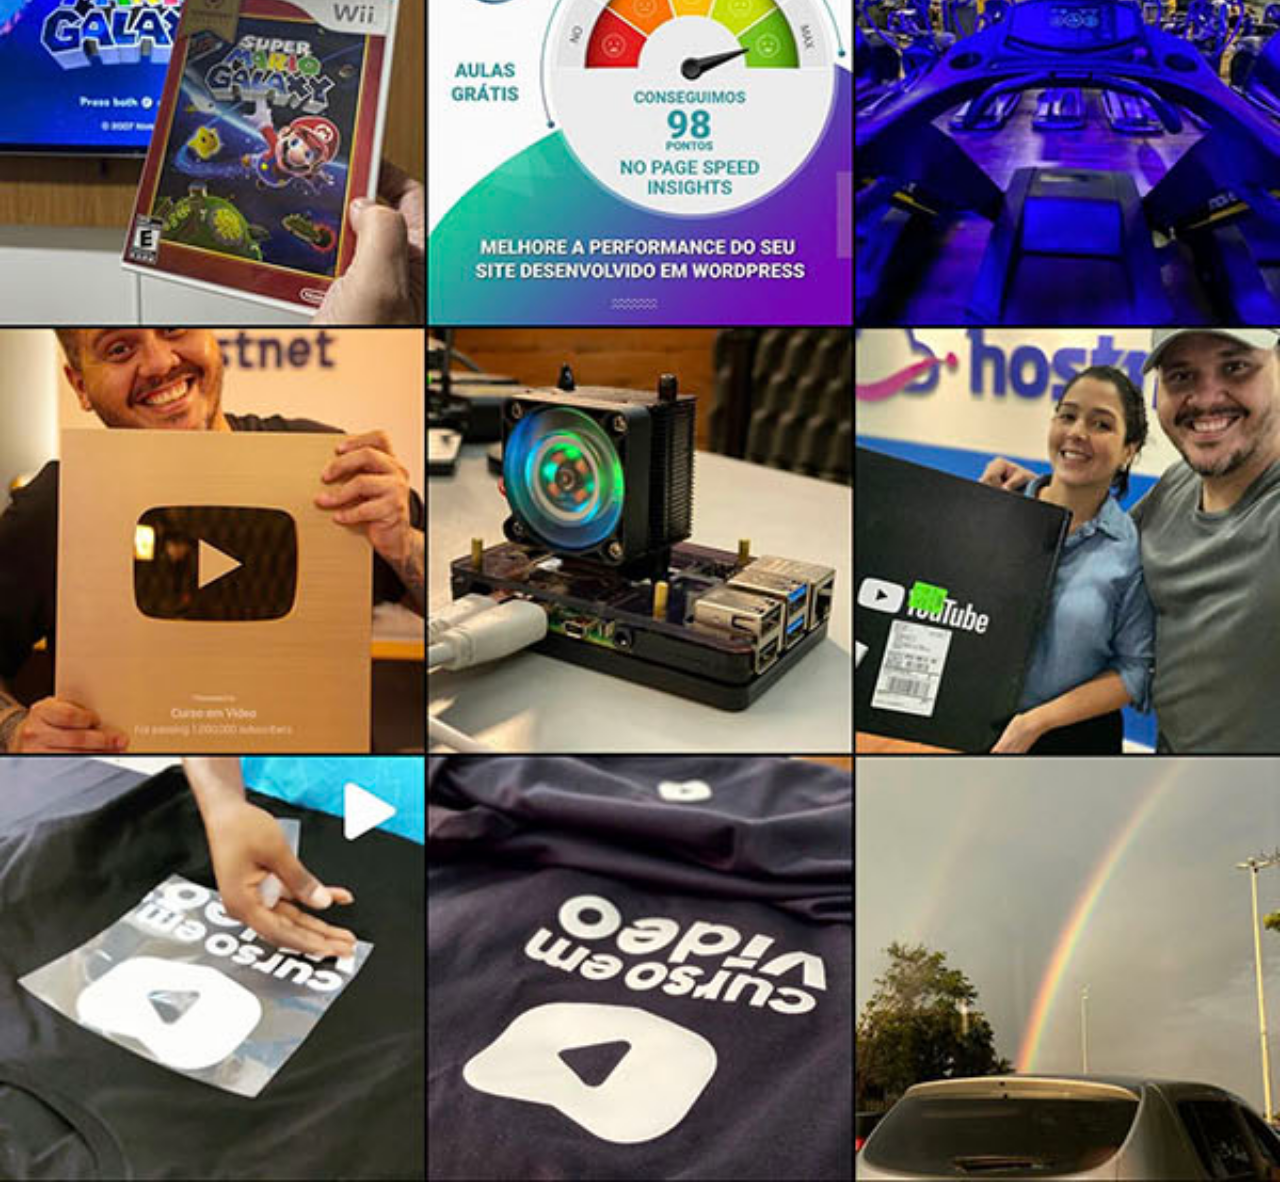
<file: pages/instagram.html>
<!DOCTYPE html>
<html lang="en">
<head>
    <meta charset="UTF-8">
    <meta name="viewport" content="width=device-width, initial-scale=1.0">
    <link rel="stylesheet" href="style/social.css">
    <title>Instagram</title>
</head>
<body>
    <img src="../images/tela-instagram.jpg" alt="">
</body>
</html>
</file>
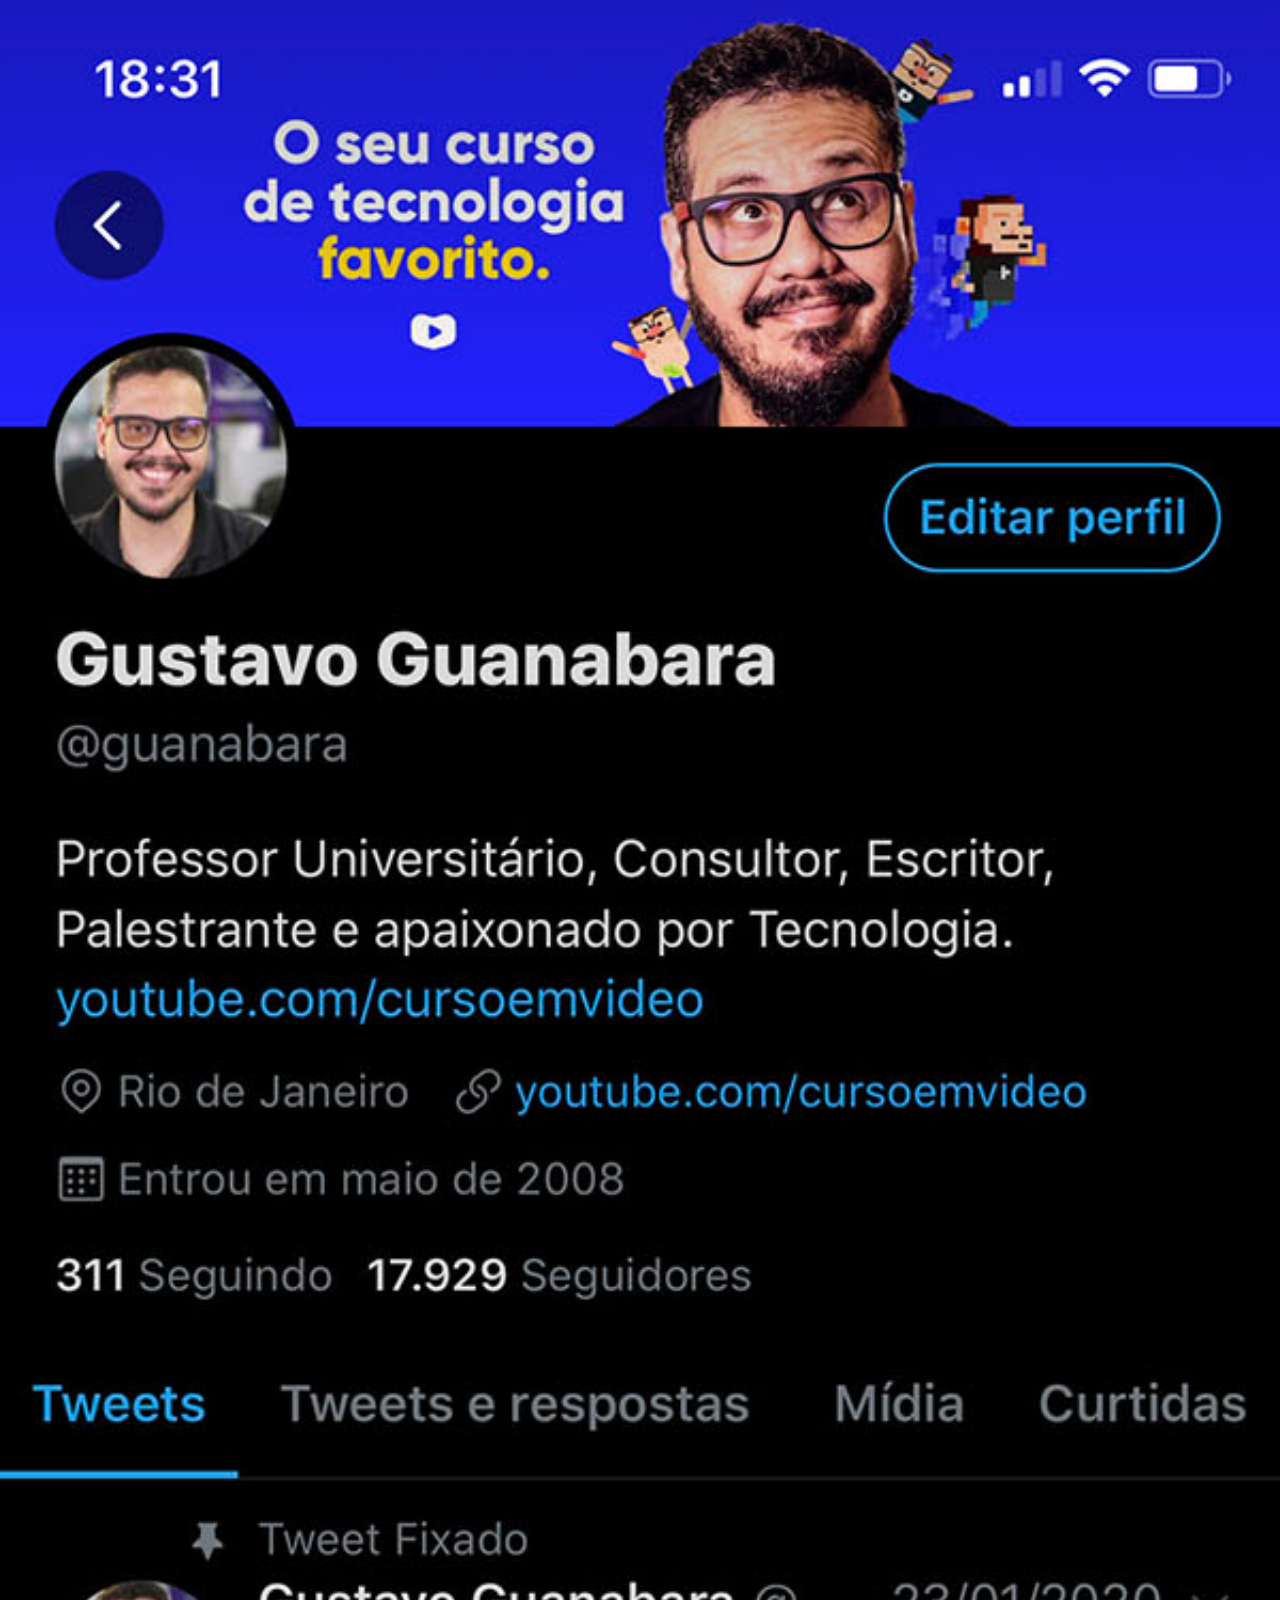
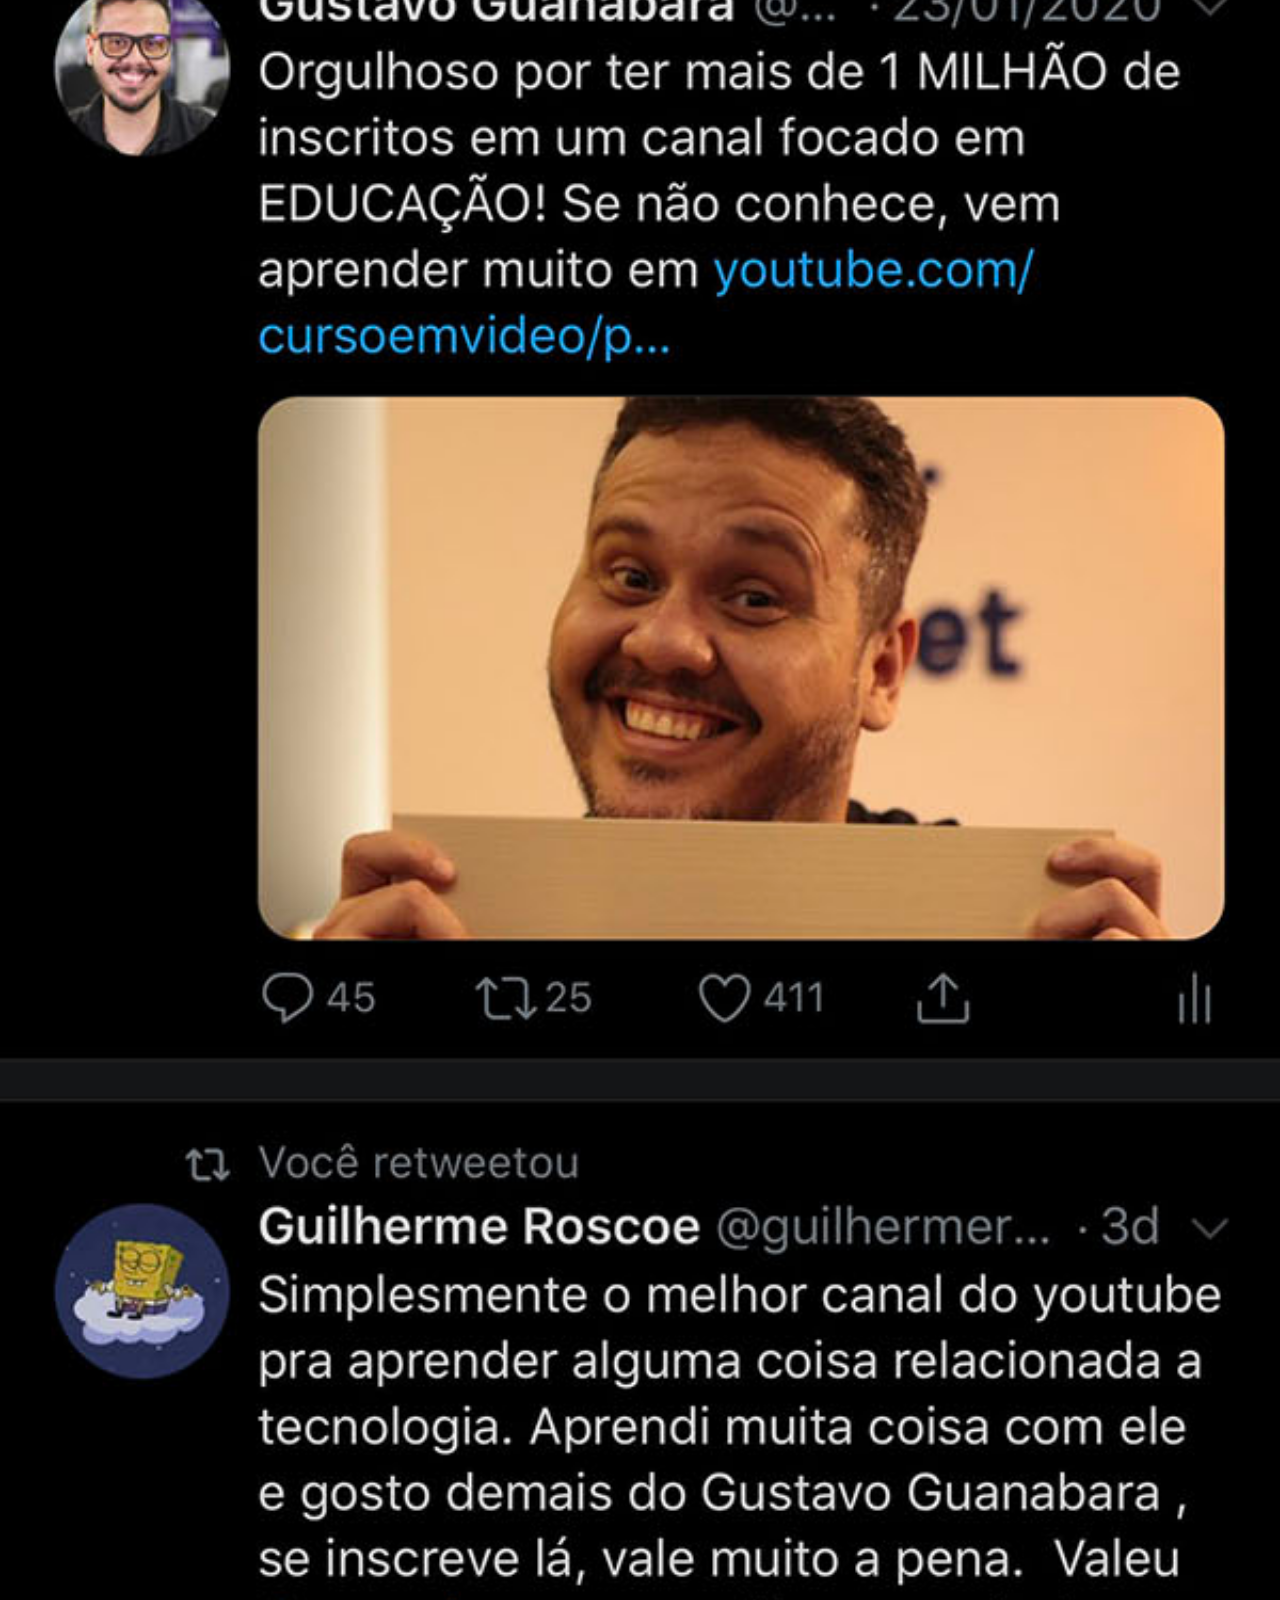
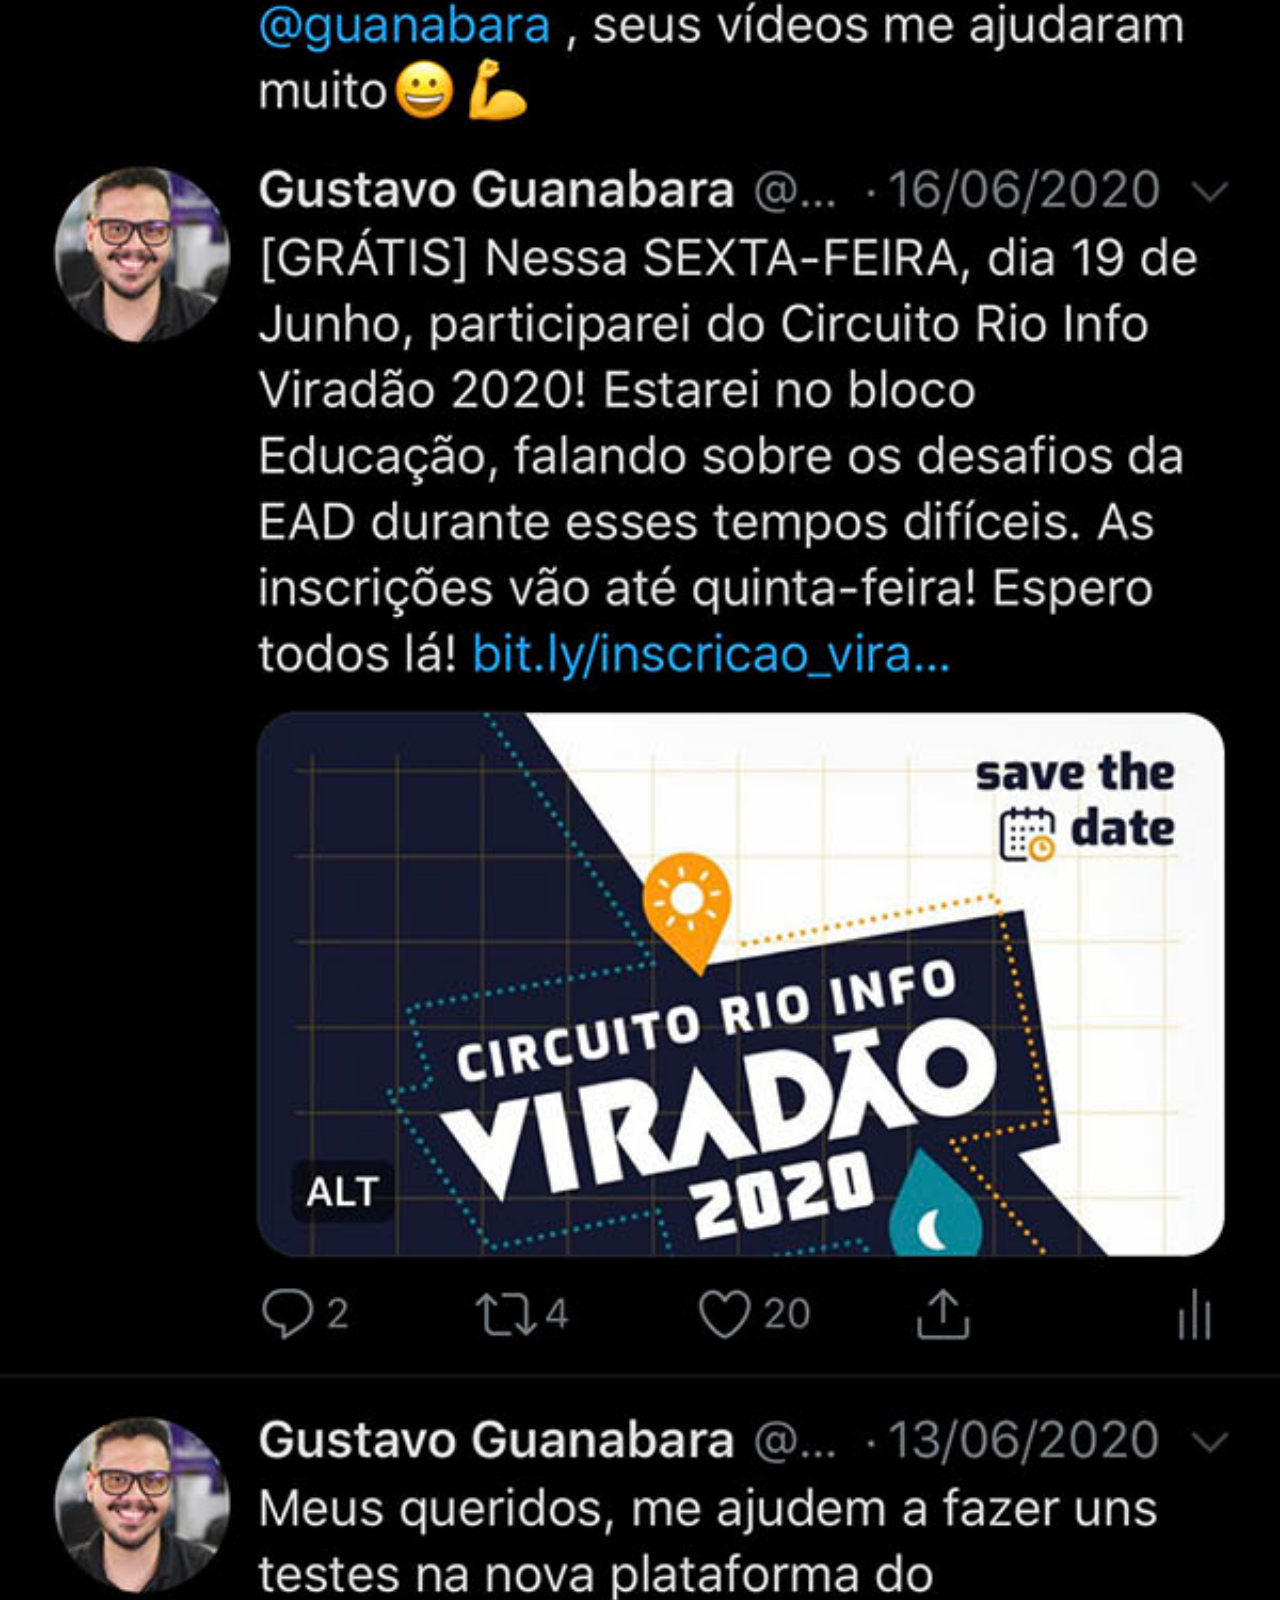
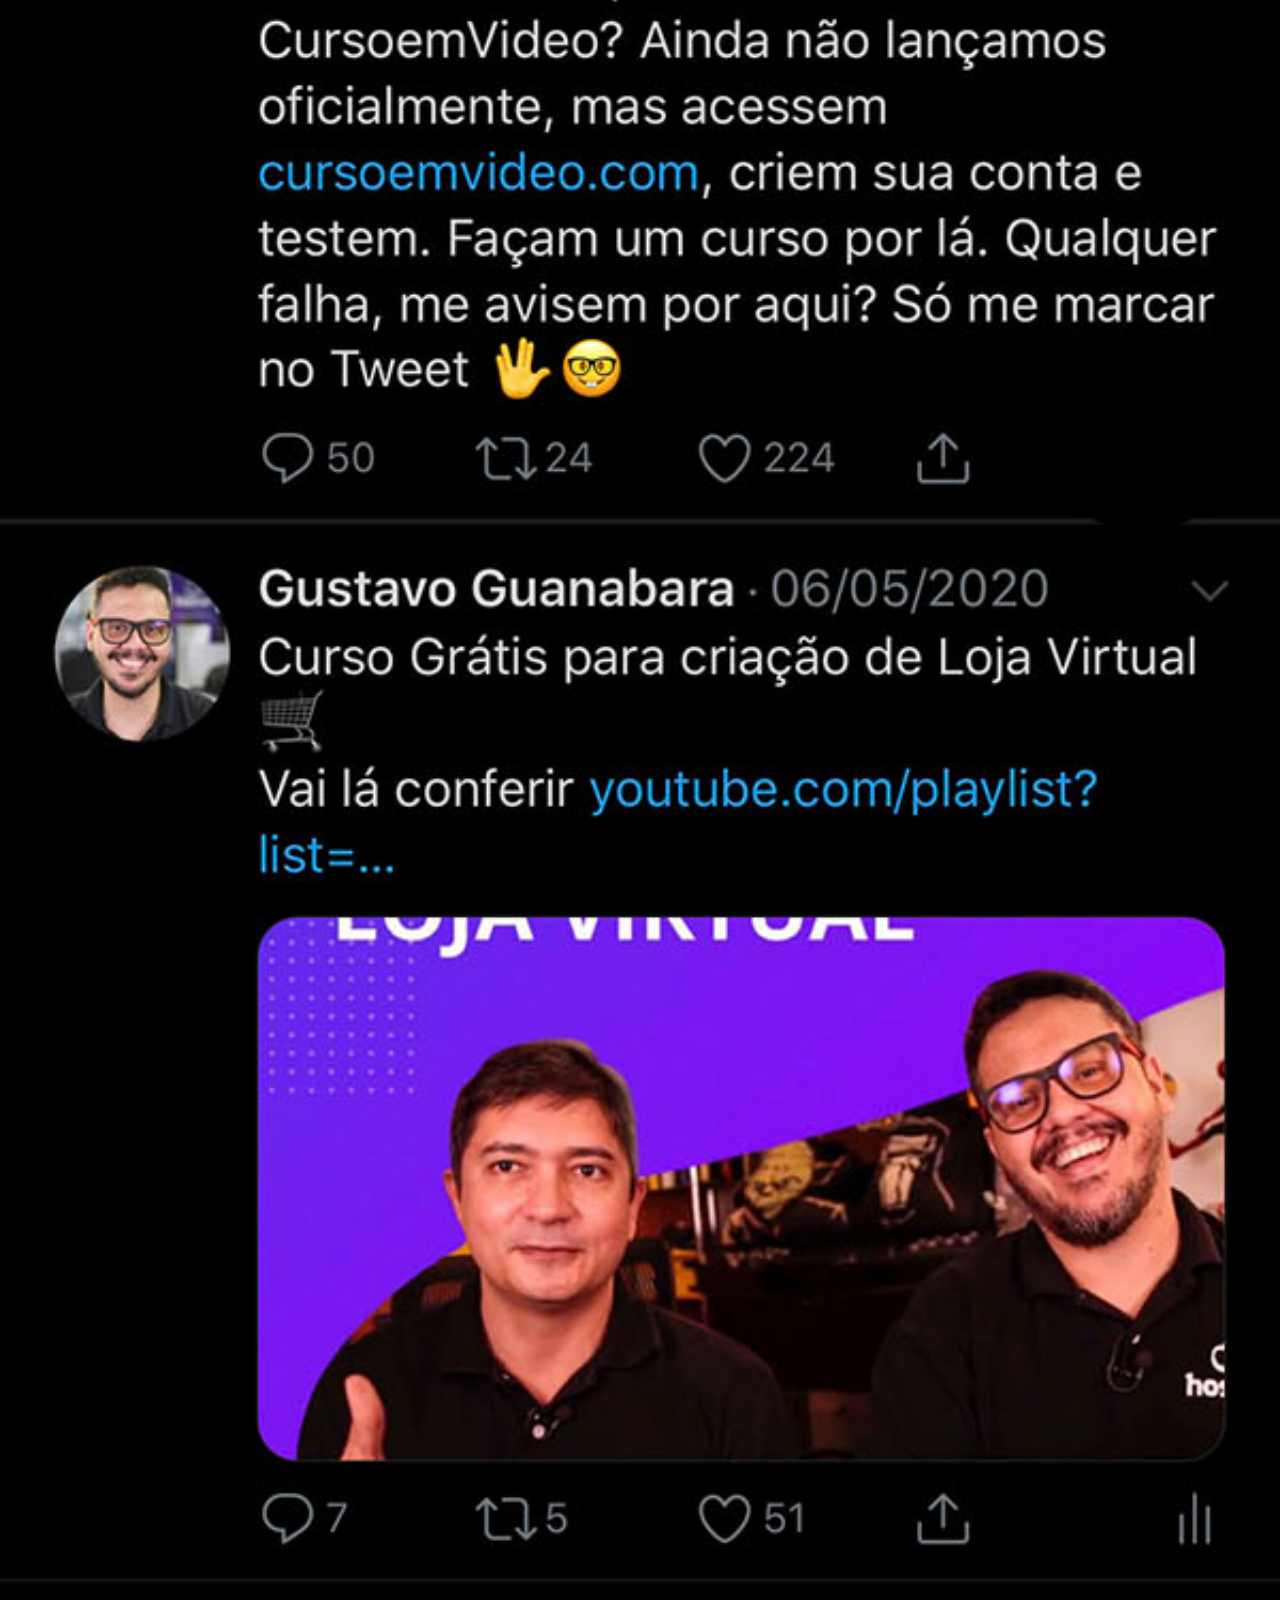
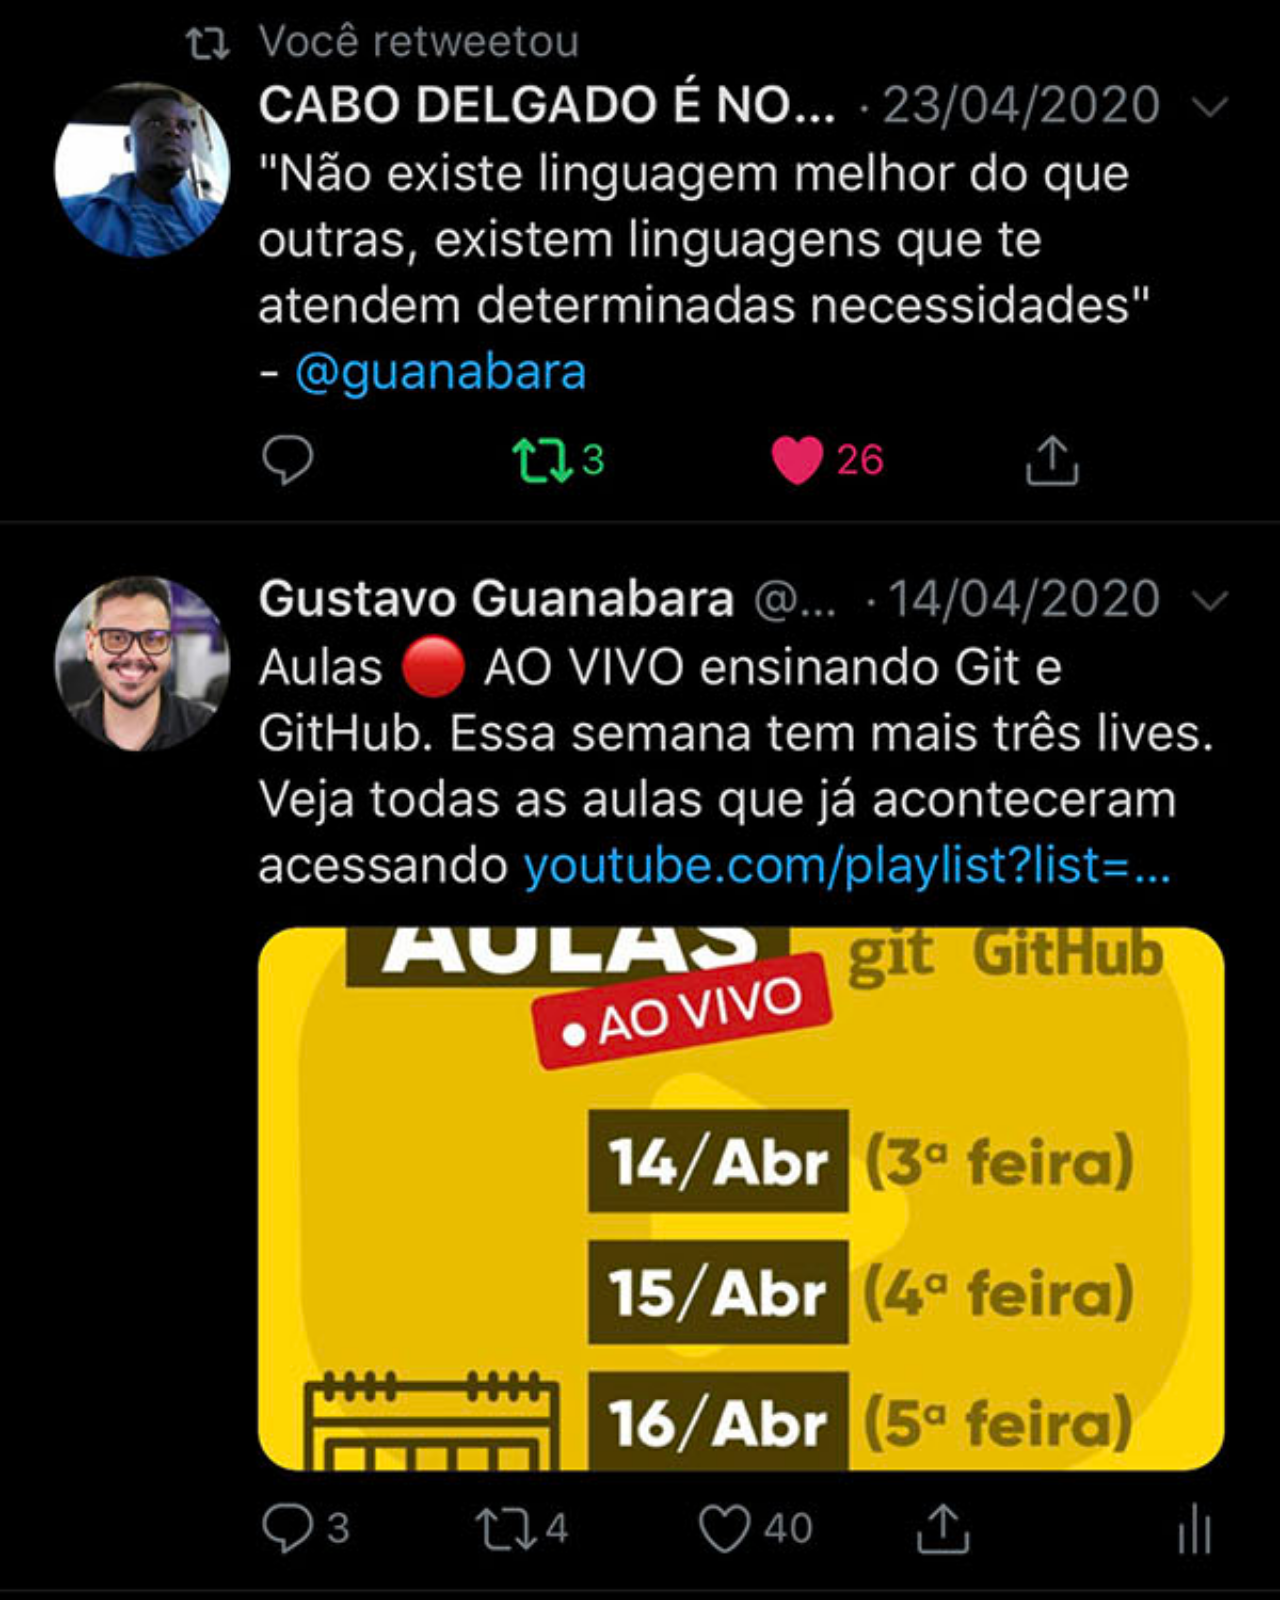
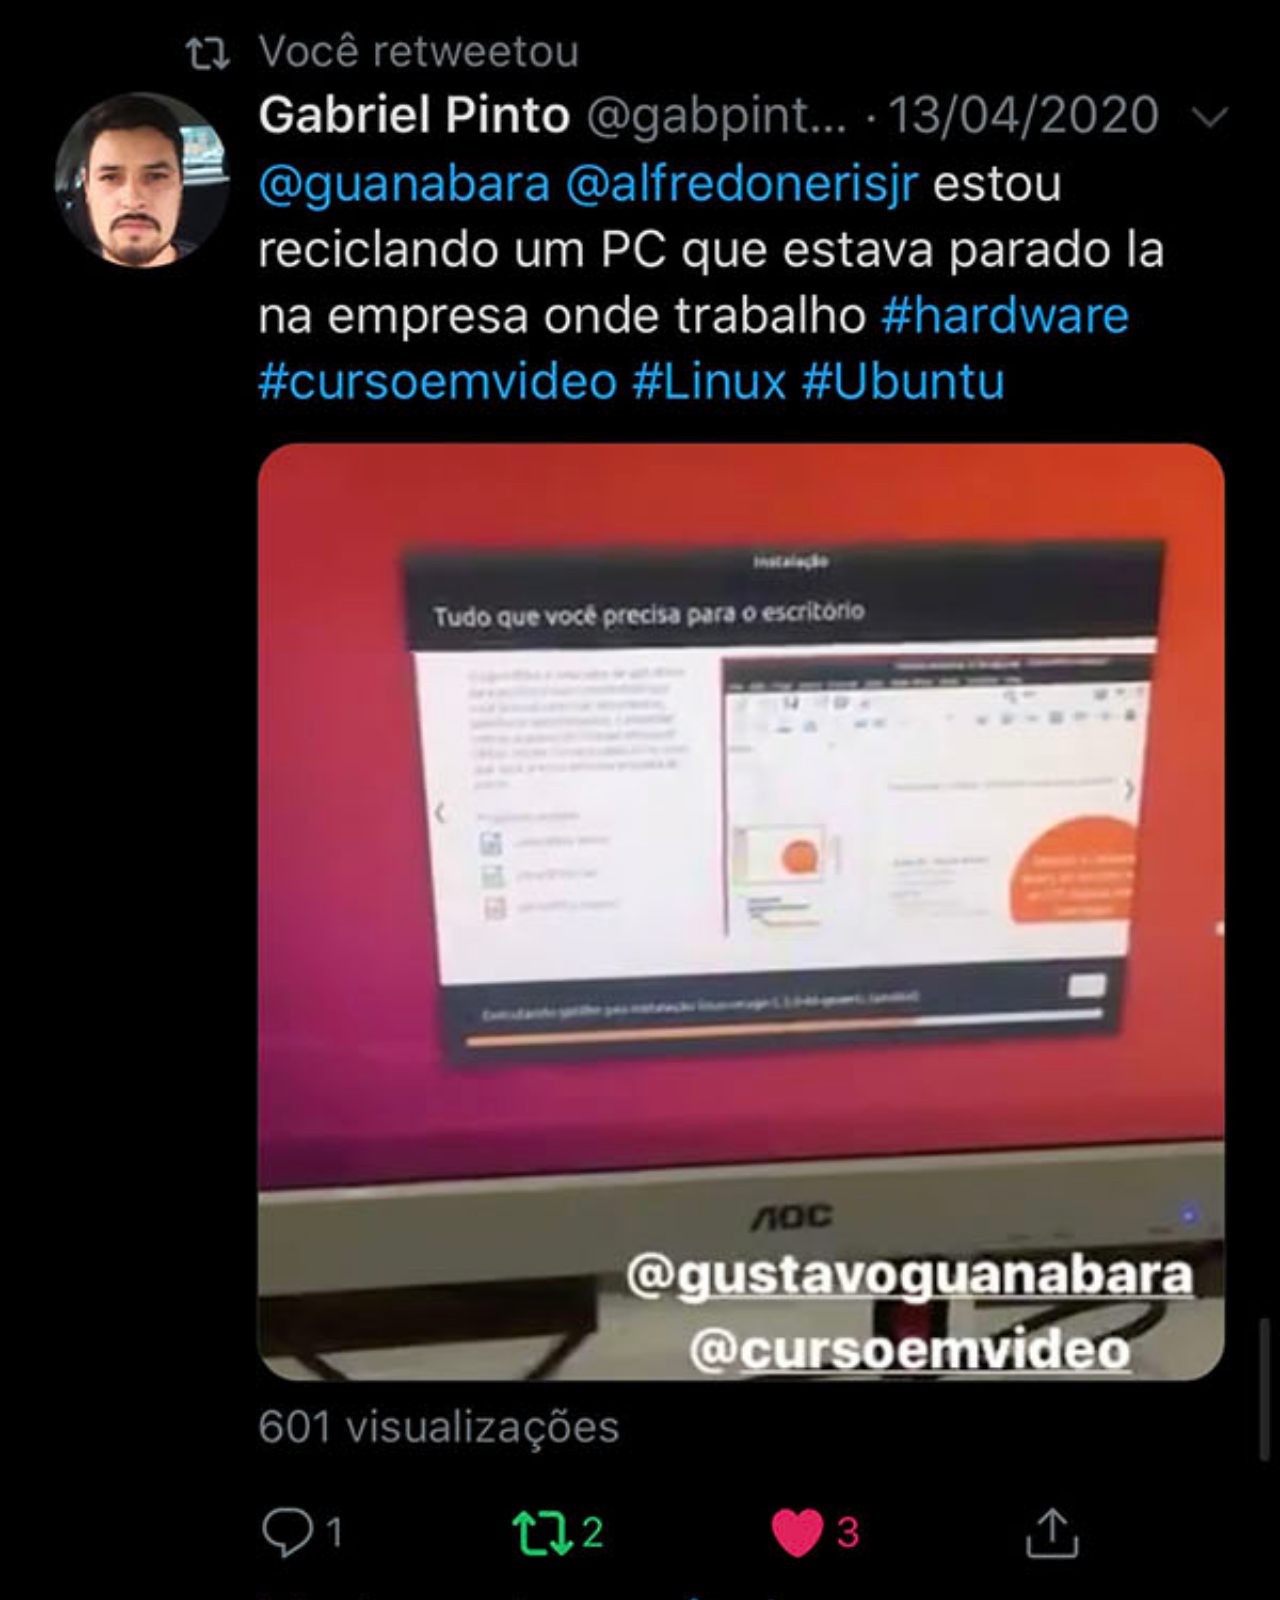
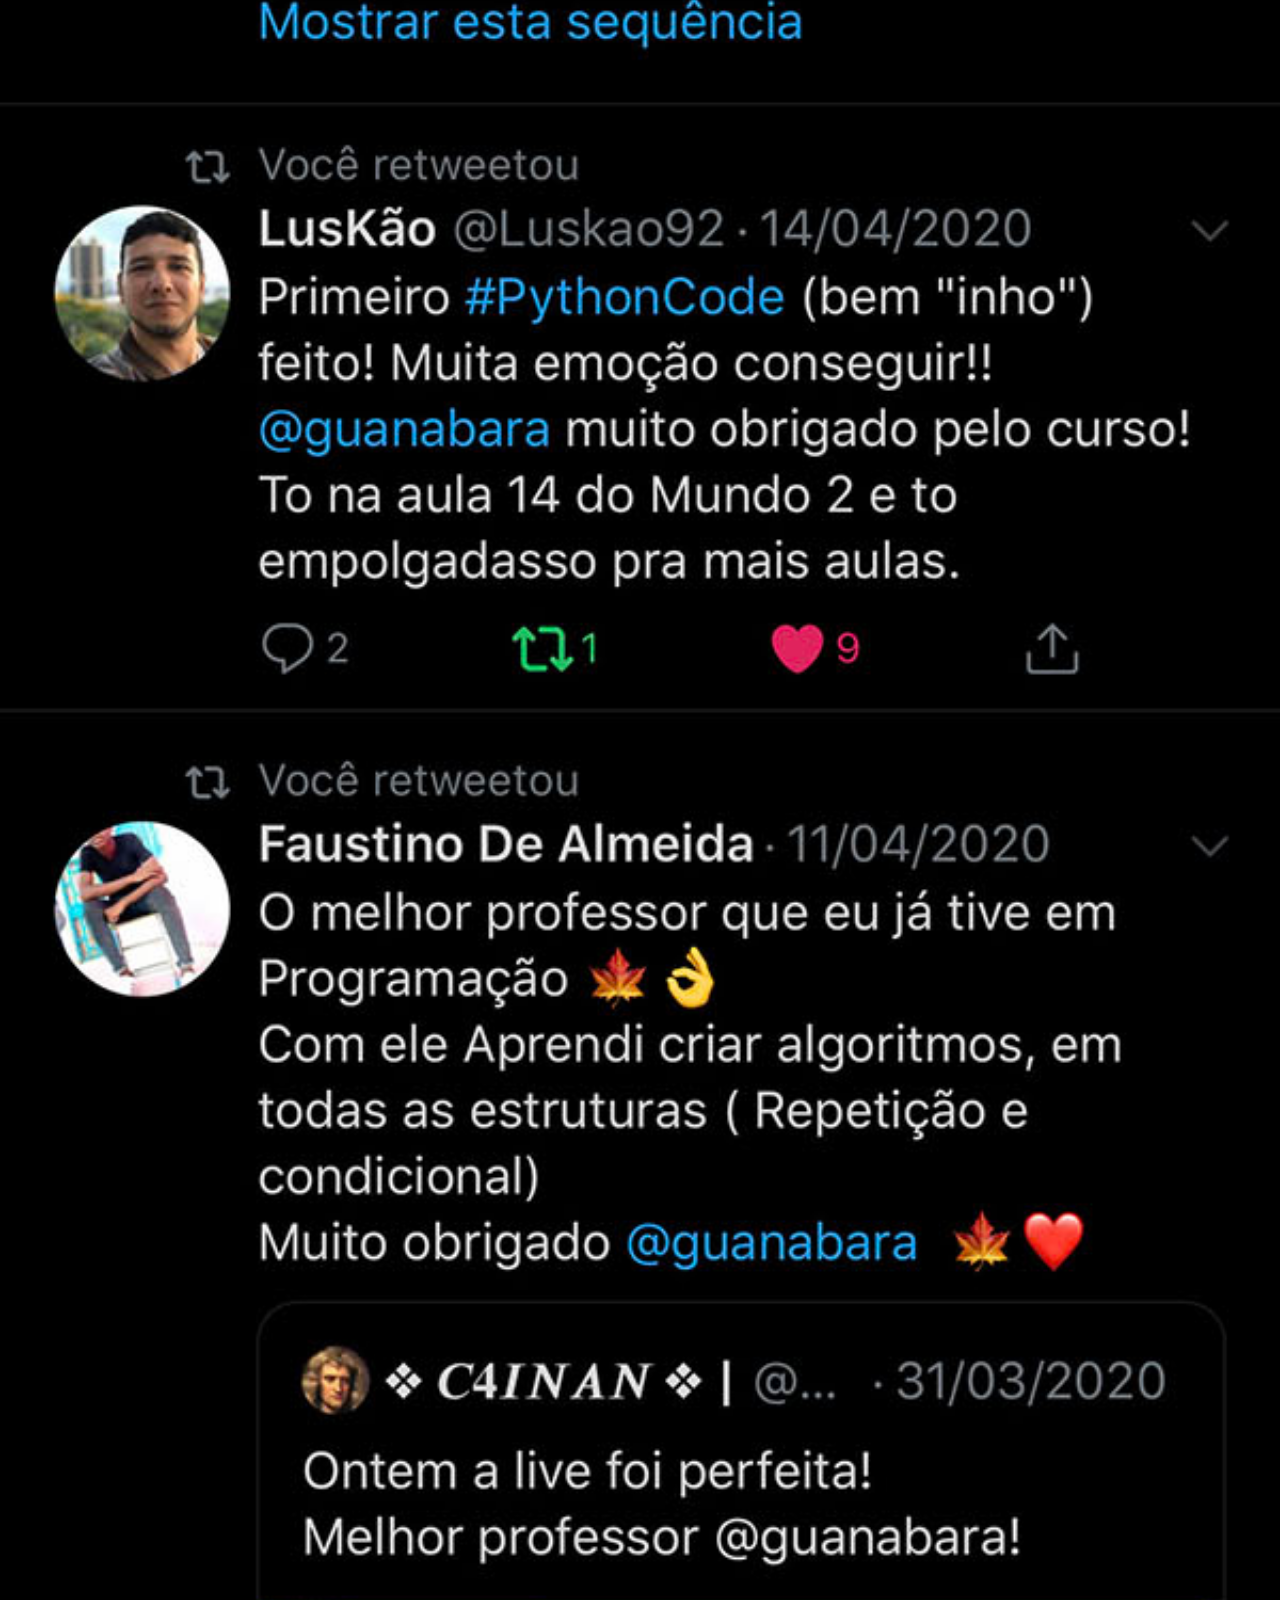
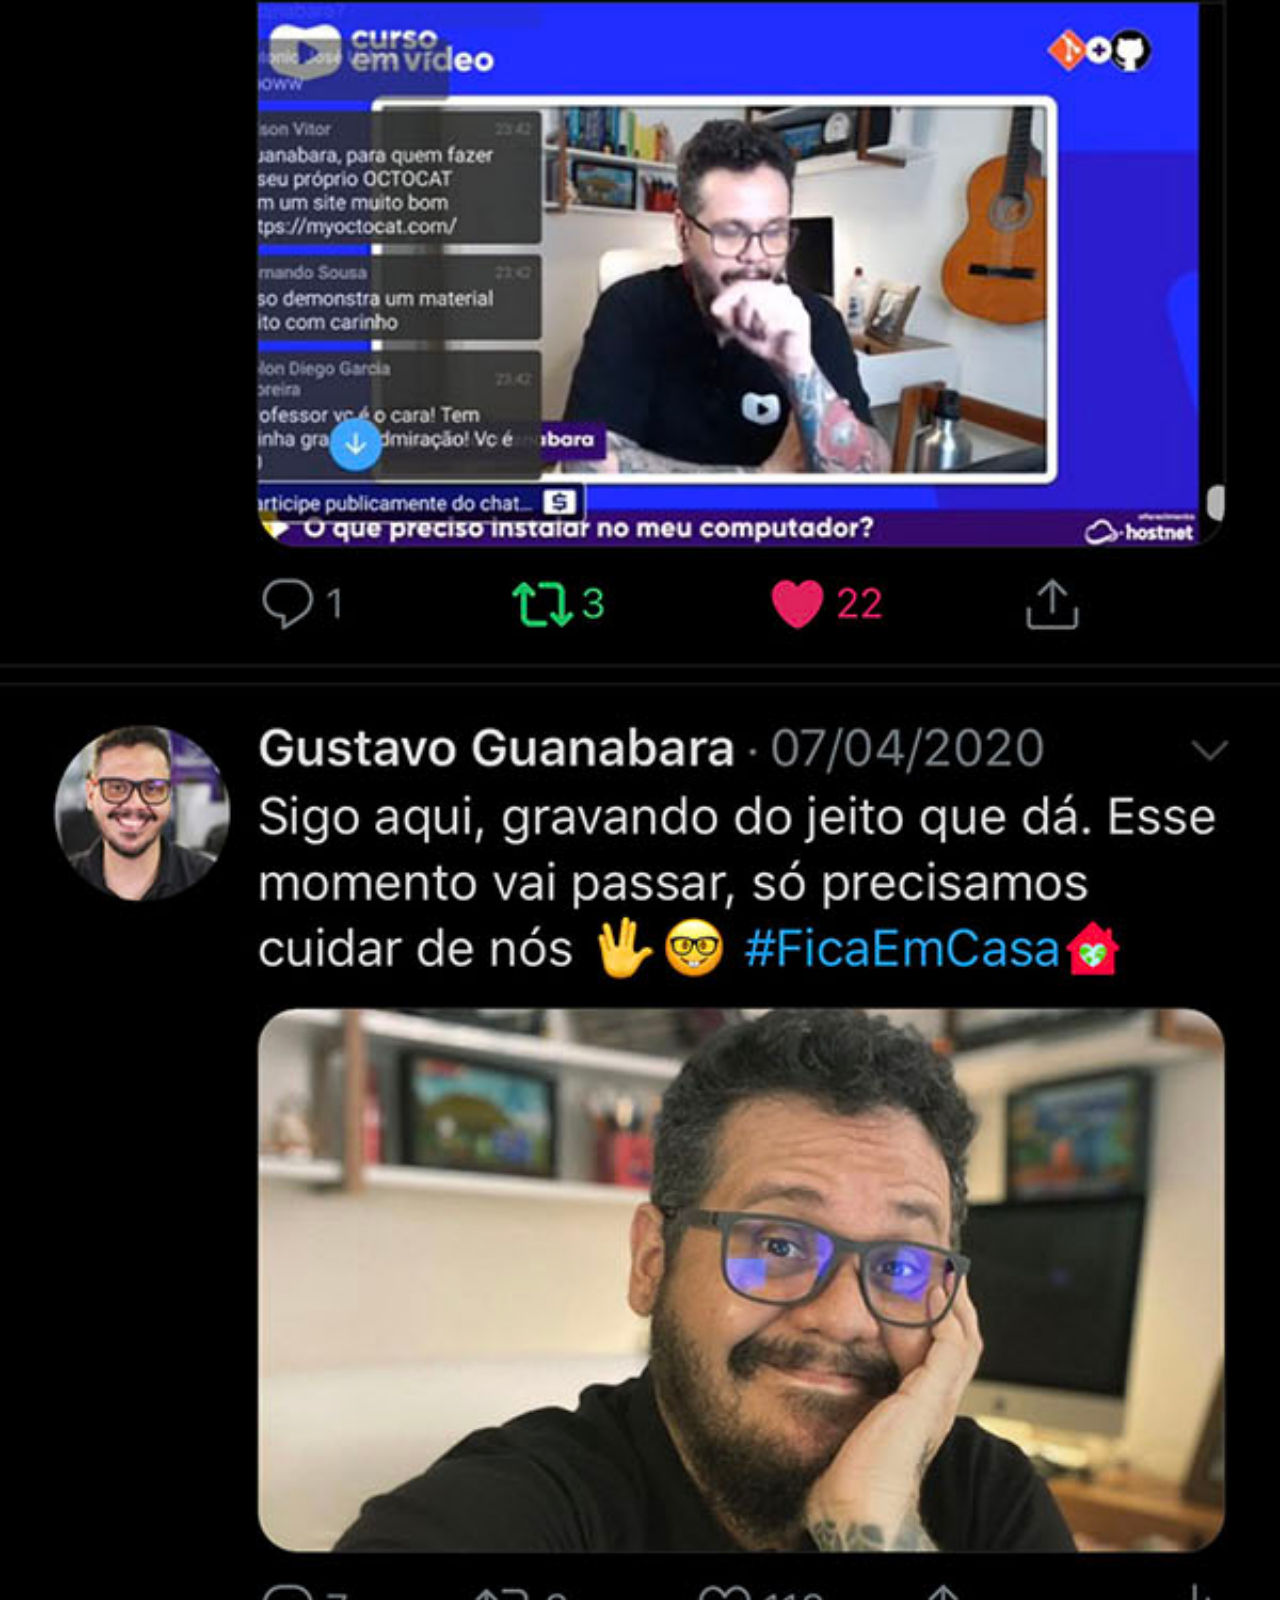
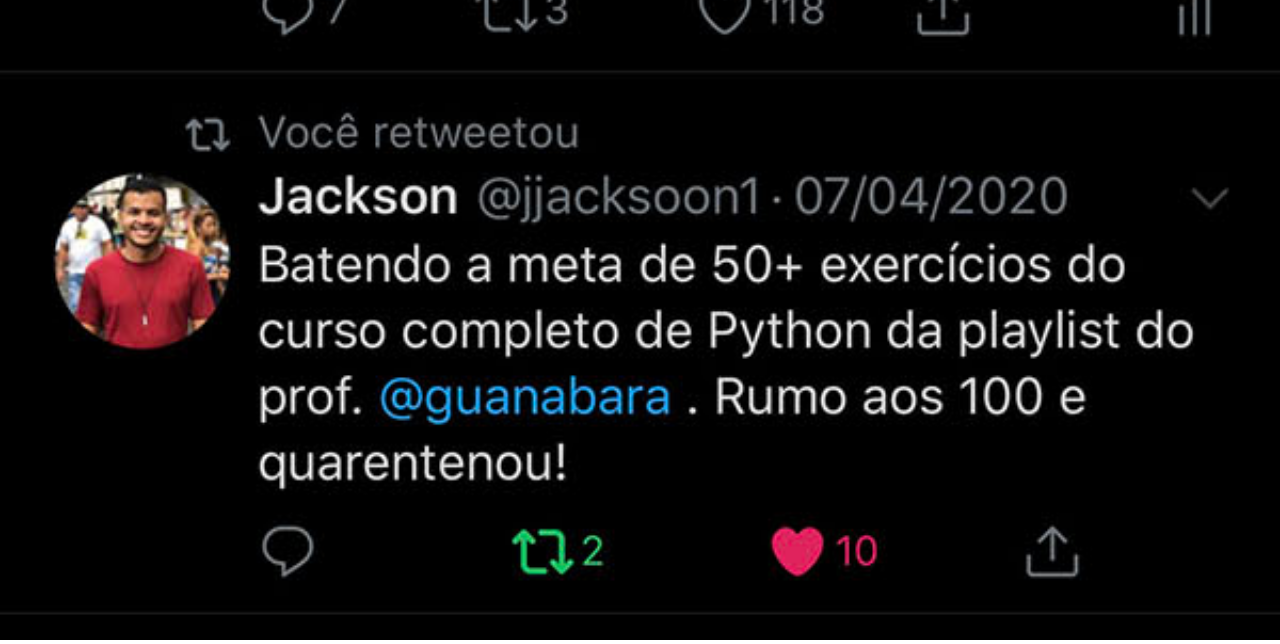
<file: pages/twitter.html>
<!DOCTYPE html>
<html lang="pt-br">
<head>
    <meta charset="UTF-8">
    <meta name="viewport" content="width=device-width, initial-scale=1.0">
    <link rel="stylesheet" href="style/social.css">
    <title>Twitter</title>
</head>
<body>
    <img src="../images/tela-twitter.jpg" alt="">
</body>
</html>
</file>
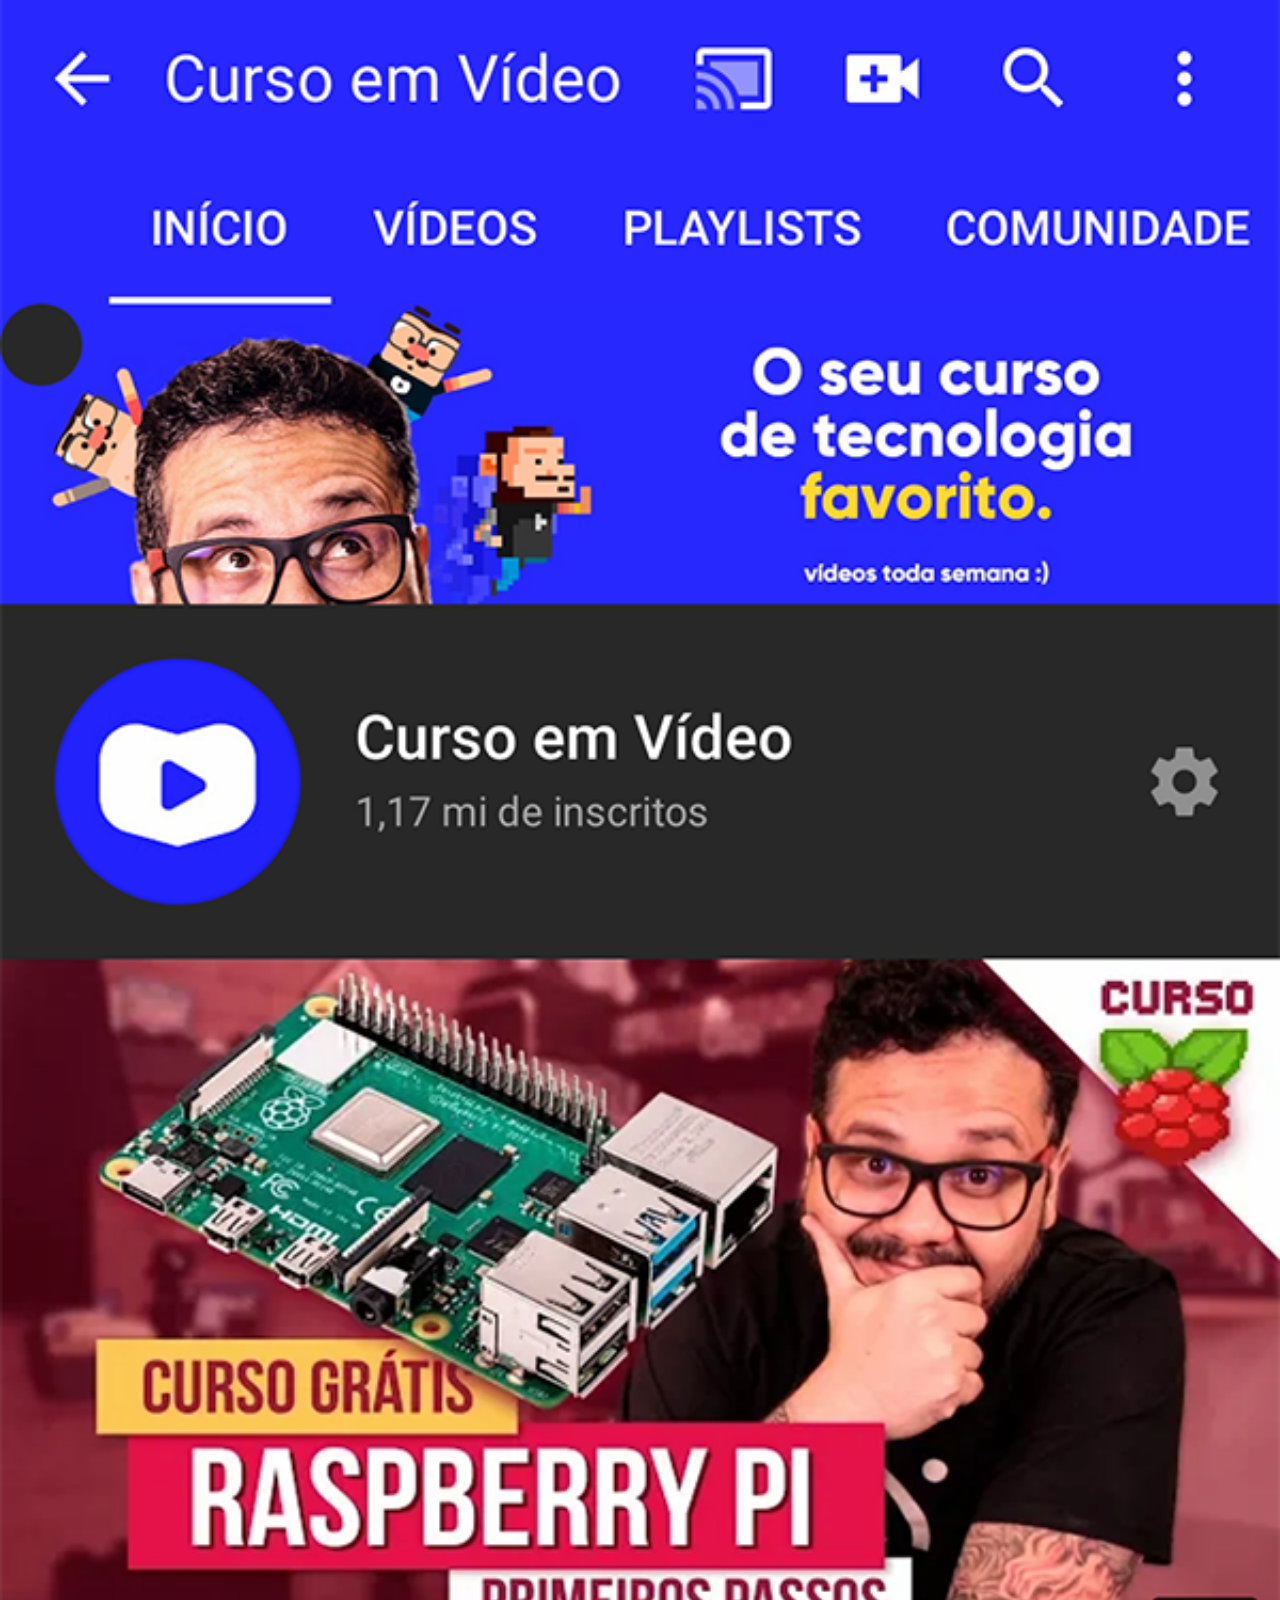
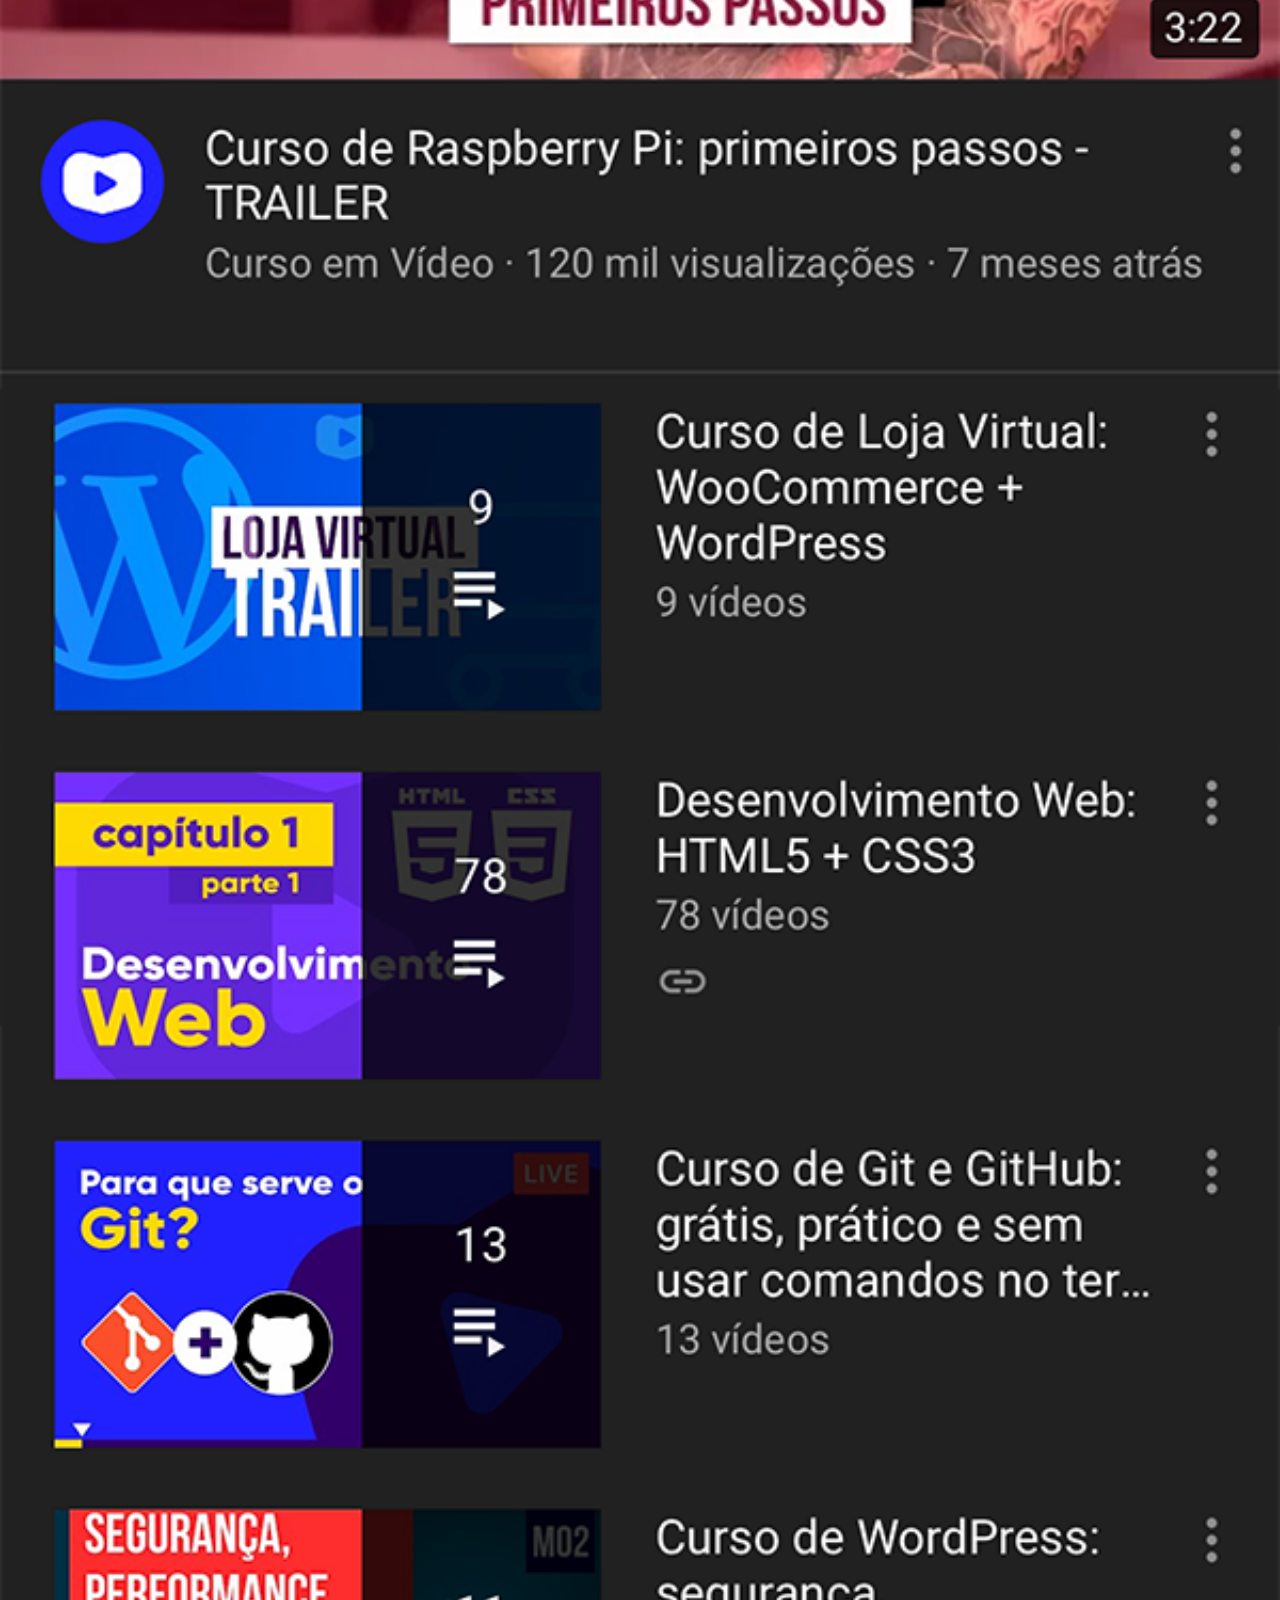
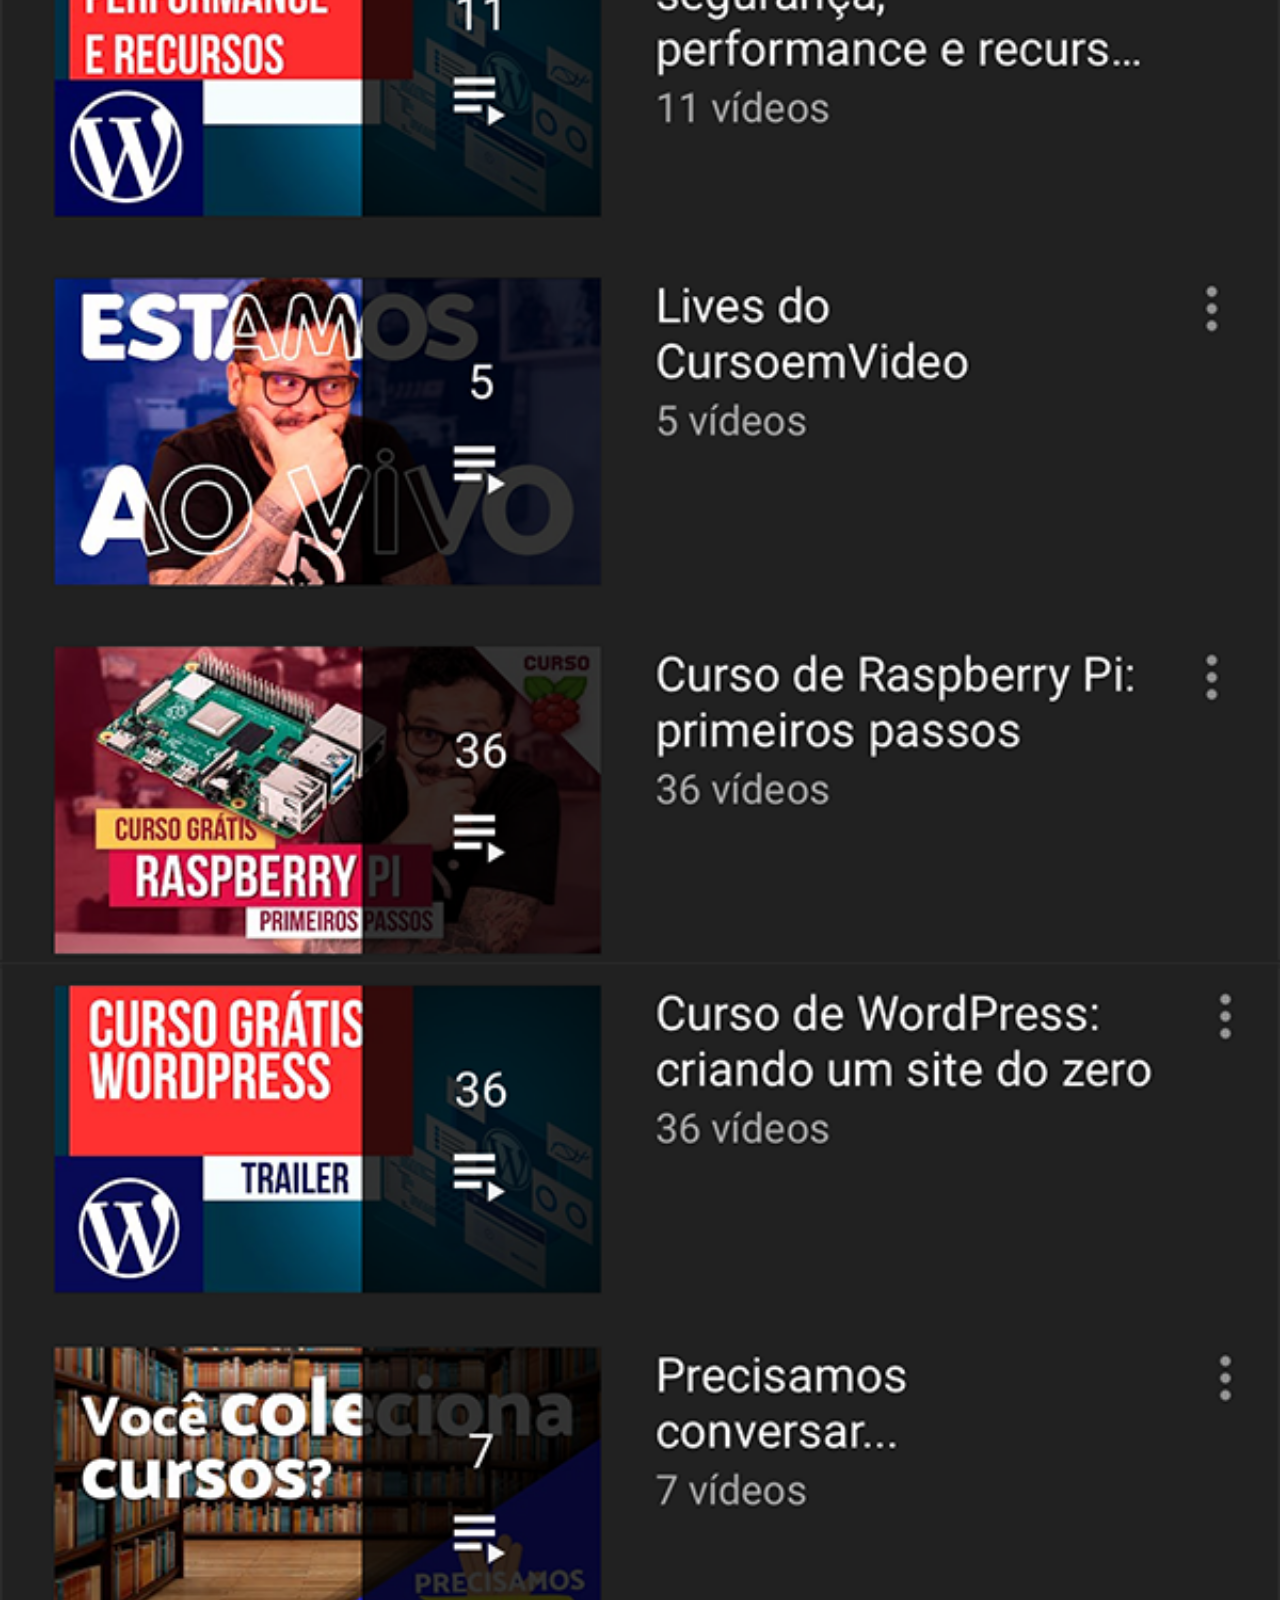
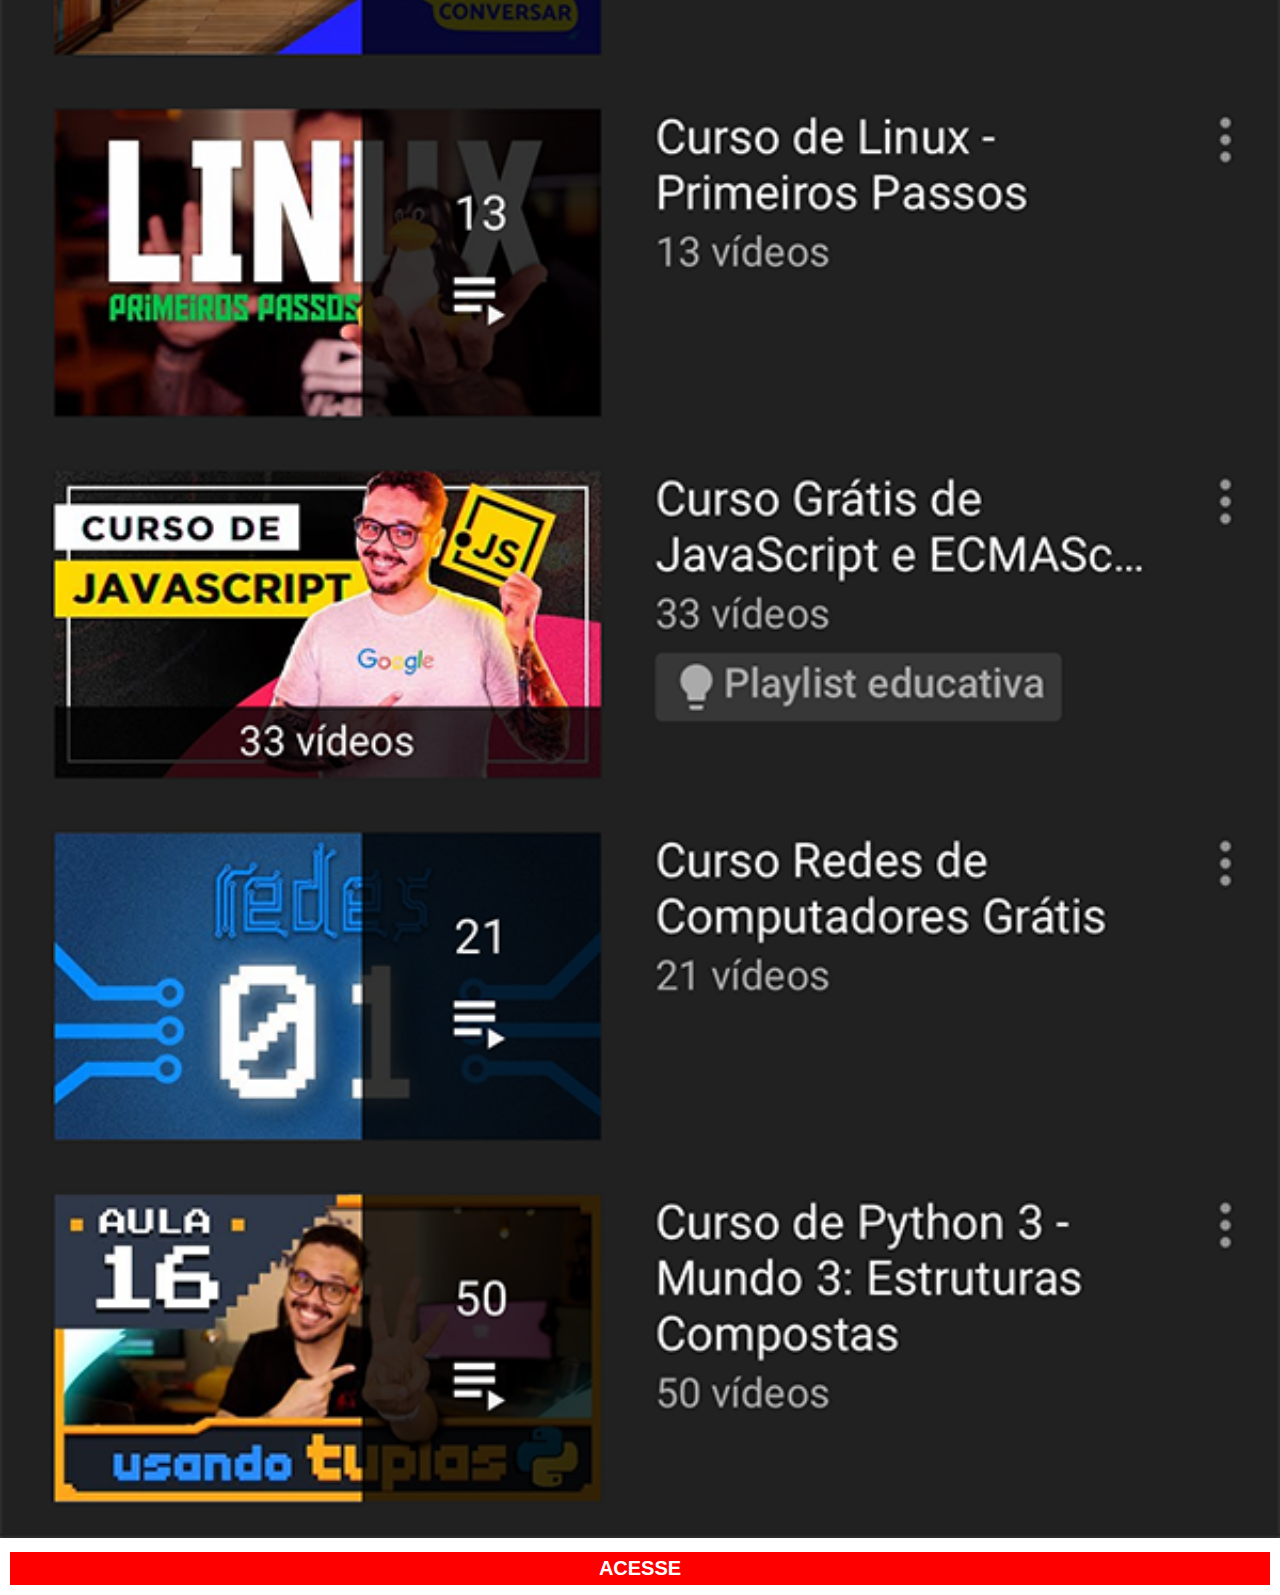
<file: pages/youtube.html>
<!DOCTYPE html>
<html lang="pt-br">
<head>
    <meta charset="UTF-8">
    <meta name="viewport" content="width=device-width, initial-scale=1.0">
    <title>Youtube</title>
    <link rel="stylesheet" href="style/social.css">
</head>
<body>
    <img src="../images/tela-youtube.png" alt="">
    <a href="https://www.youtube.com/cursoemvideo/playlists" target="_blank">ACESSE</a>
</body>
</html>
</file>
<file: style/style.css>
@charset "UFT-8";
::-webkit-scrollbar{
    width: 0;
}
* {
    margin: 0px;
    padding: 0px;
}

html, body{
    height: 100vh;
    width: 100vw;
}

main{
    position: relative;
    height: 100vh;
}

body{
    background: url(../images/fundo-madeira.jpg) no-repeat top center fixed;
    background-size: cover;
}

section#telefone{
    position: absolute;
    top: 50%; left: 50%;
    transform: translate(-50%, -50%);
    background: url(../images/frame-iphone.png);
    width: 312px;
    height: 627px;
}

iframe#tela{
    position: relative;
    top: 80px; left: 22px;
    width: 268px;
    height: 471px;
}

section#logos img {
    border-radius: 50%;
    width: 50px;
    margin: 10px;
    box-shadow: 2px 2px 6px rgba(0, 0, 0, 0.400);
    box-sizing: border-box;
}

section#logos img:hover{
    border: 2px solid rgba(255, 255, 255 0.600);
    transform: translate(-3px, -3px);
    transition-duration: 0.4s;
}

section#logos {
    text-align: right;
}
</file>
<file: pages/style/social.css>
@charset "UTF-8";
    ::-webkit-scrollbar{
        width: 0;

    }
    * {
        margin: 0px;
        padding: 0px;
        font-family: Verdana, Geneva, Tahoma, sans-serif;
    }
    img{
        width: 100vw;
    }
    a{
        display: block;
        margin: 10px;
        padding: 5px;
        background-color: rgb(255, 0, 0);
        text-decoration: none;
        color: white;
        font-weight: bolder;
        text-align: center;
        font-size: 20px;
    }
</file>
